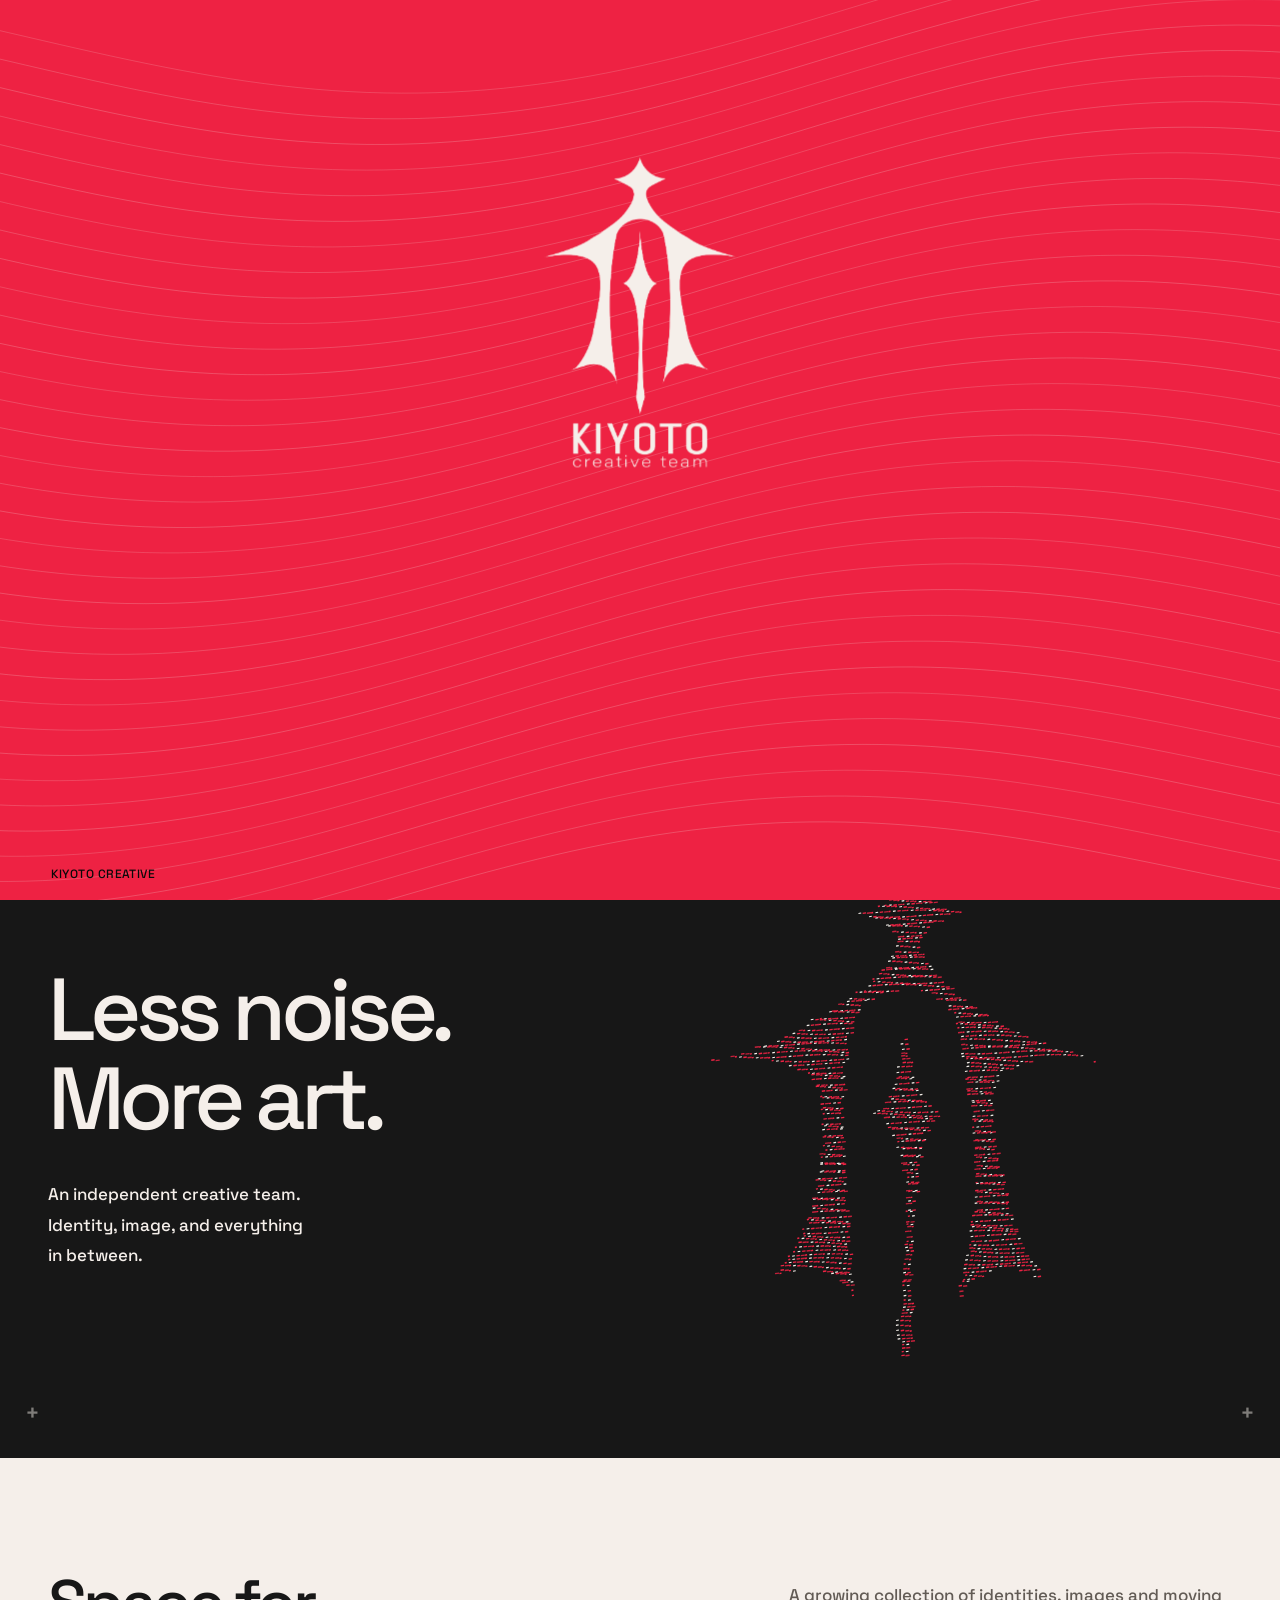
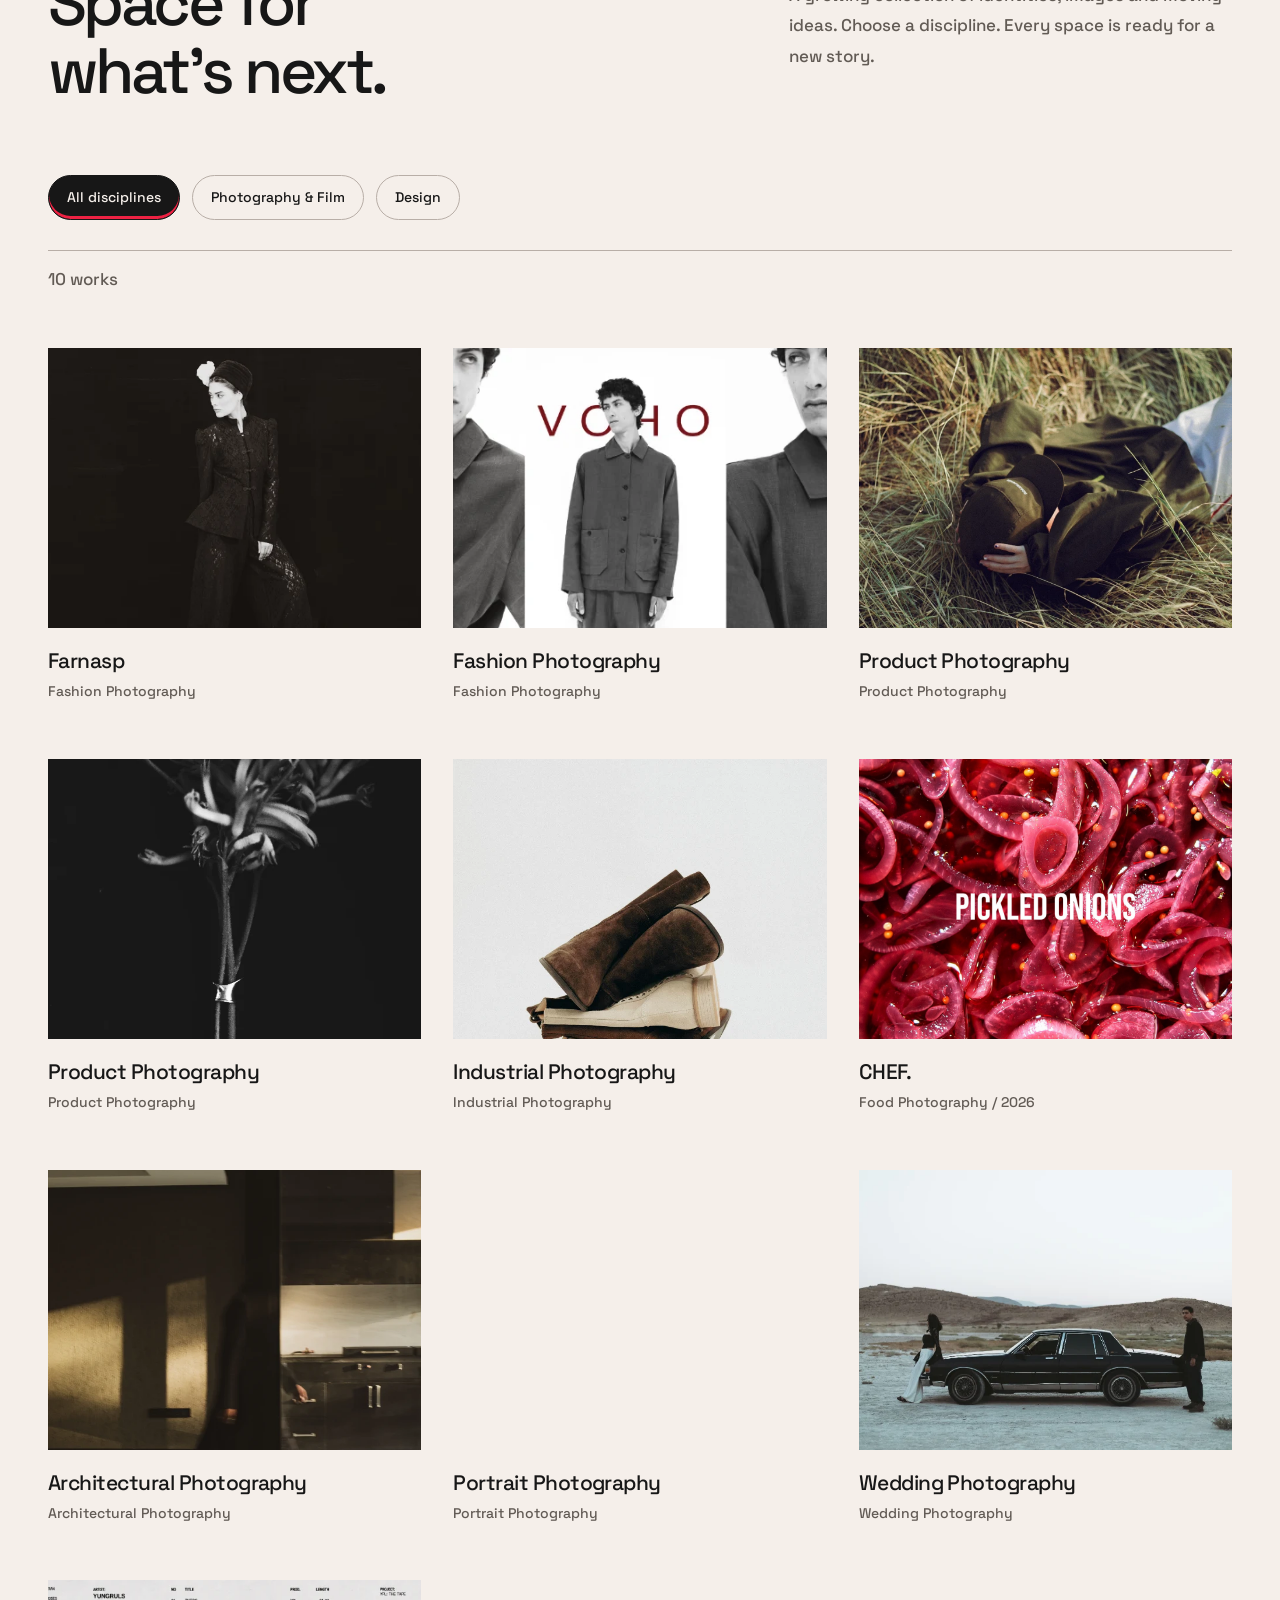
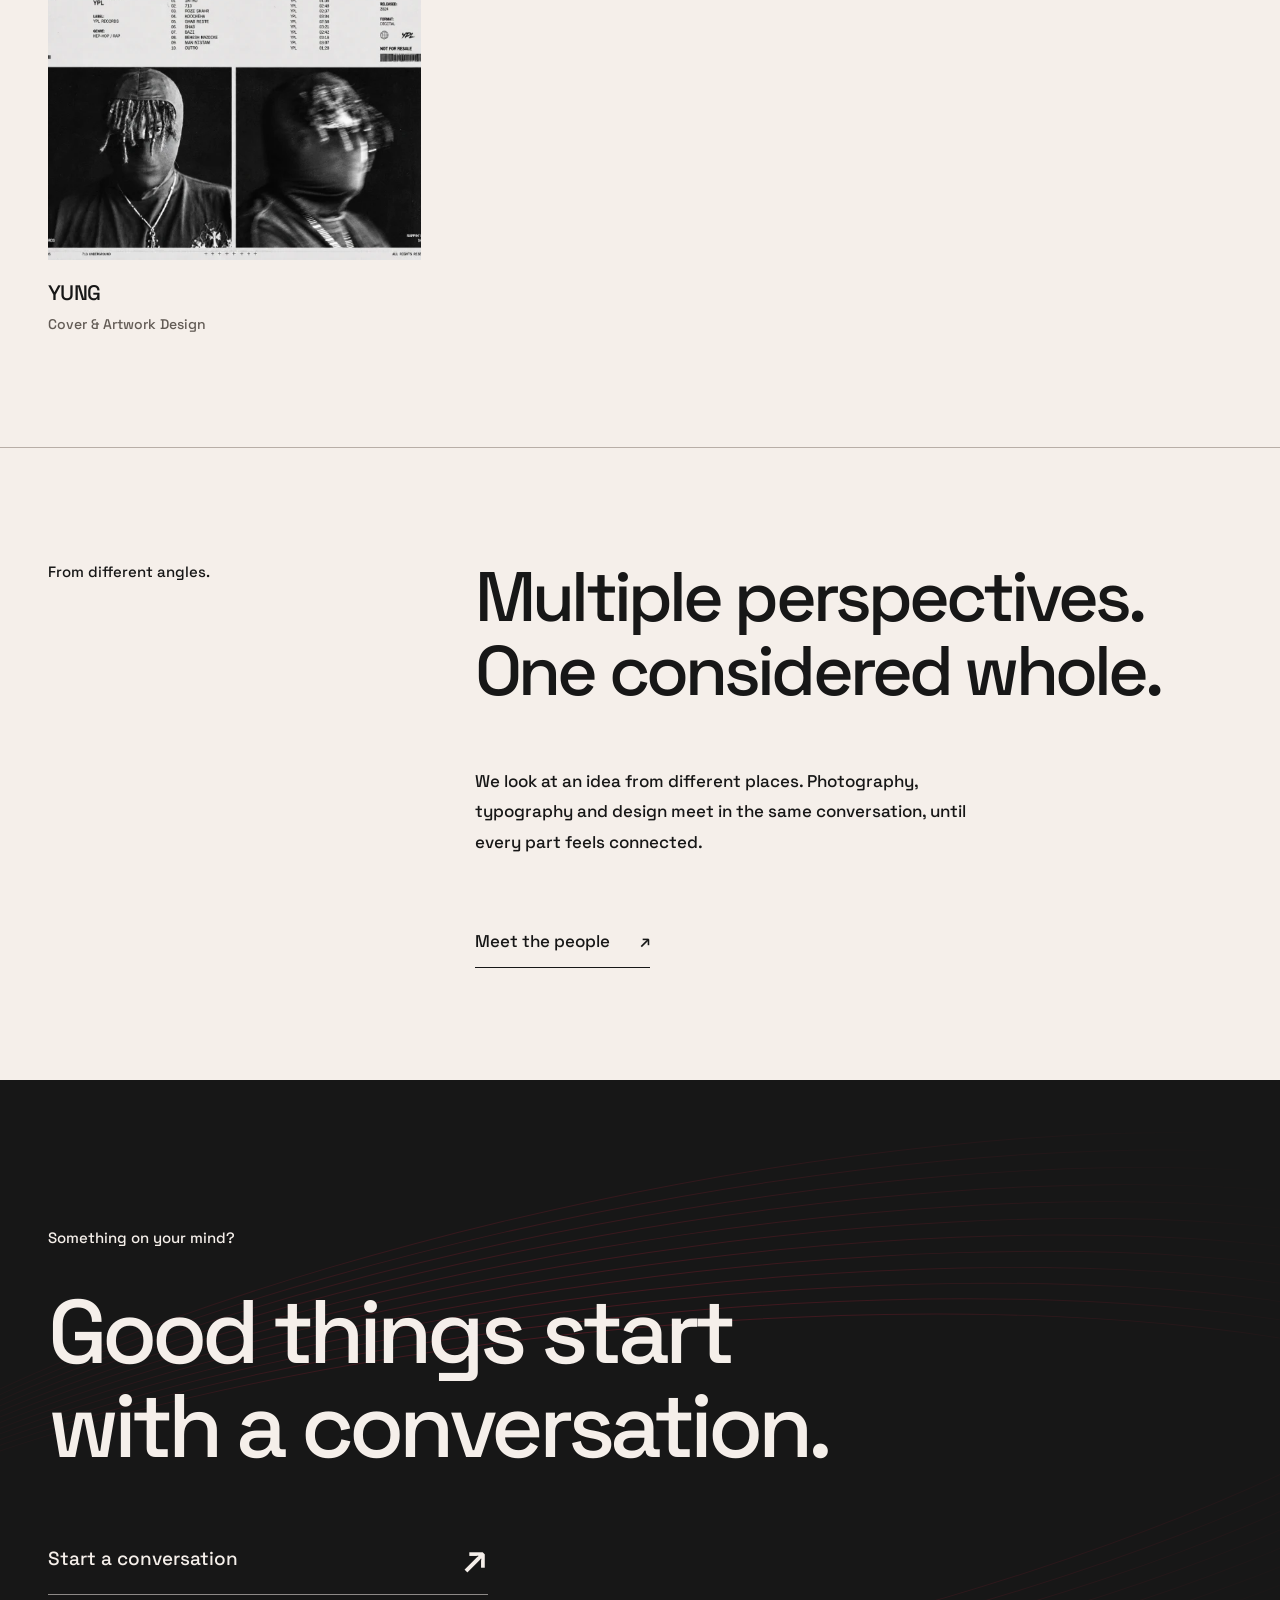
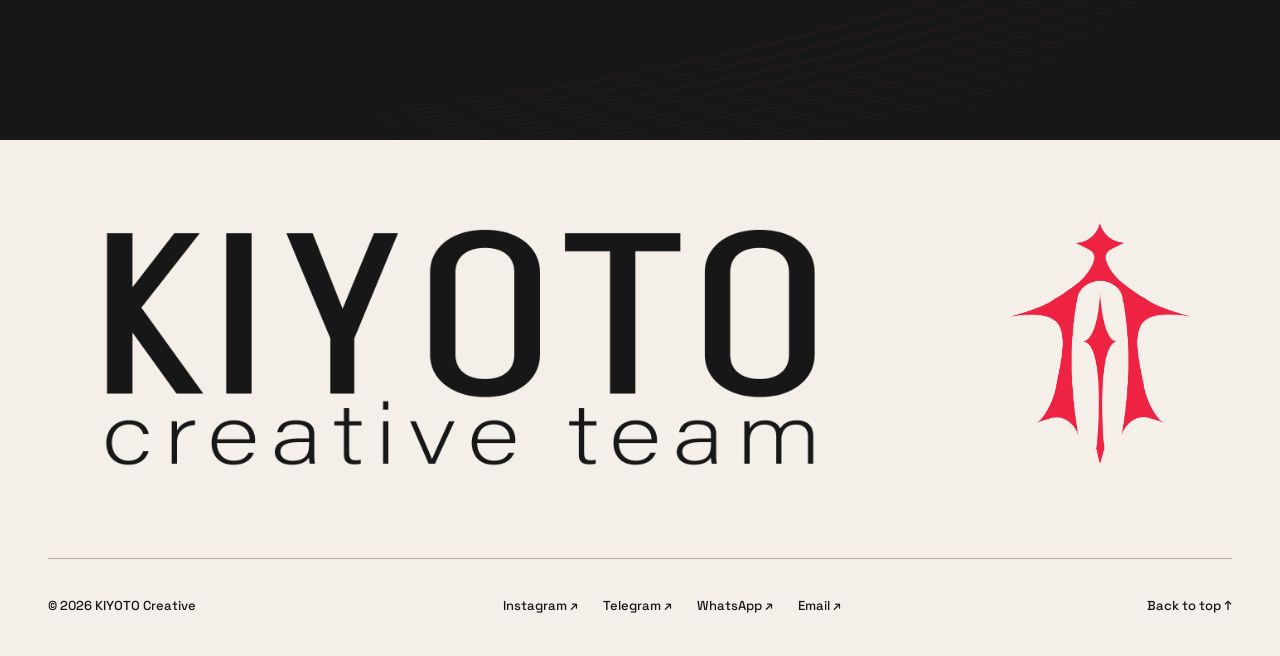
<file: index.html>
<!doctype html>
<html lang="en" dir="ltr"><head><meta charset="utf-8"><meta name="viewport" content="width=device-width,initial-scale=1"><meta name="theme-color" content="#F5EFEA"><title>KIYOTO Creative Team</title><link rel="preload" href="assets/space-grotesk.ttf" as="font" type="font/ttf" crossorigin><link rel="stylesheet" href="assets/brand-masks.css?v=ea6741396519"><link rel="stylesheet" href="styles.css?v=6e21a27ca6cb"><script src="vendor/gsap.min.js?v=3d1bea374ab1" defer></script><script src="vendor/ScrollTrigger.min.js?v=b5bb360661f4" defer></script><script src="vendor/Flip.min.js?v=6e9434933eb2" defer></script><script src="assets/logo-points.js?v=62cf84e89394" defer></script><script src="content.js?v=c83c86eb7b8a" defer></script><link rel="stylesheet" href="editor-runtime.css?v=fc6ba5ceea75"><script src="editor-data.js?v=737ee76d7b07" defer></script><script src="editor-runtime.js?v=1d9a0e1e2d4f" defer></script><script src="motion.js?v=6d7c96d9c8c3" defer></script><script src="app.js?v=ac269e6e8795" defer></script><meta name="description" content="An independent creative team. Photography, film, brand identity and design."><link rel="canonical" href="https://kiyotoadv.github.io/"><link rel="icon" href="assets/site-favicon.png"><link rel="apple-touch-icon" href="assets/apple-touch-icon.png"><meta property="og:type" content="website"><meta property="og:title" content="KIYOTO Creative Team"><meta property="og:description" content="An independent creative team. Photography, film, brand identity and design."><meta property="og:url" content="https://kiyotoadv.github.io/"><meta property="og:image" content="https://kiyotoadv.github.io/assets/social-preview.png"><meta name="twitter:card" content="summary_large_image"><meta name="twitter:title" content="KIYOTO Creative Team"><meta name="twitter:description" content="An independent creative team. Photography, film, brand identity and design."><meta name="twitter:image" content="https://kiyotoadv.github.io/assets/social-preview.png"></head><body data-page="work"><div id="app"></div><noscript>KIYOTO — Please enable JavaScript. لطفاً جاوااسکریپت را فعال کنید.</noscript></body></html>
</file>
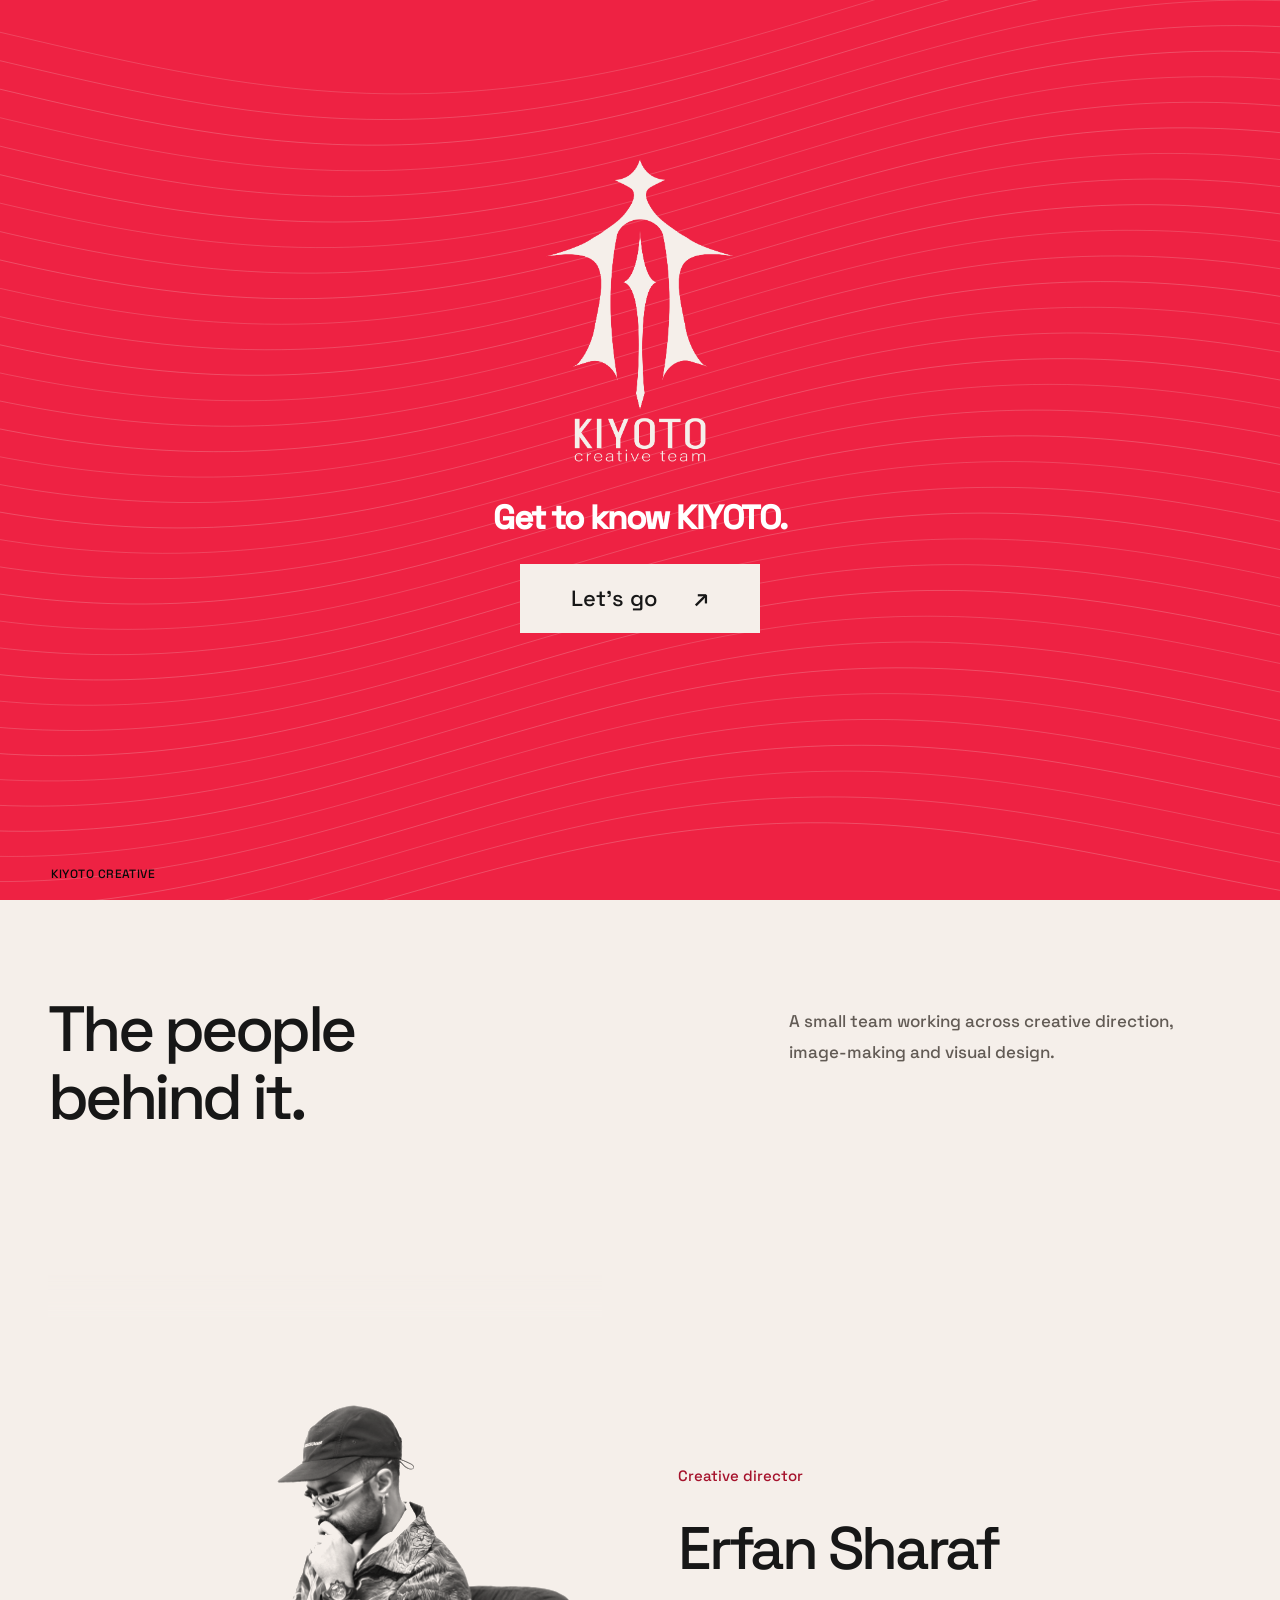
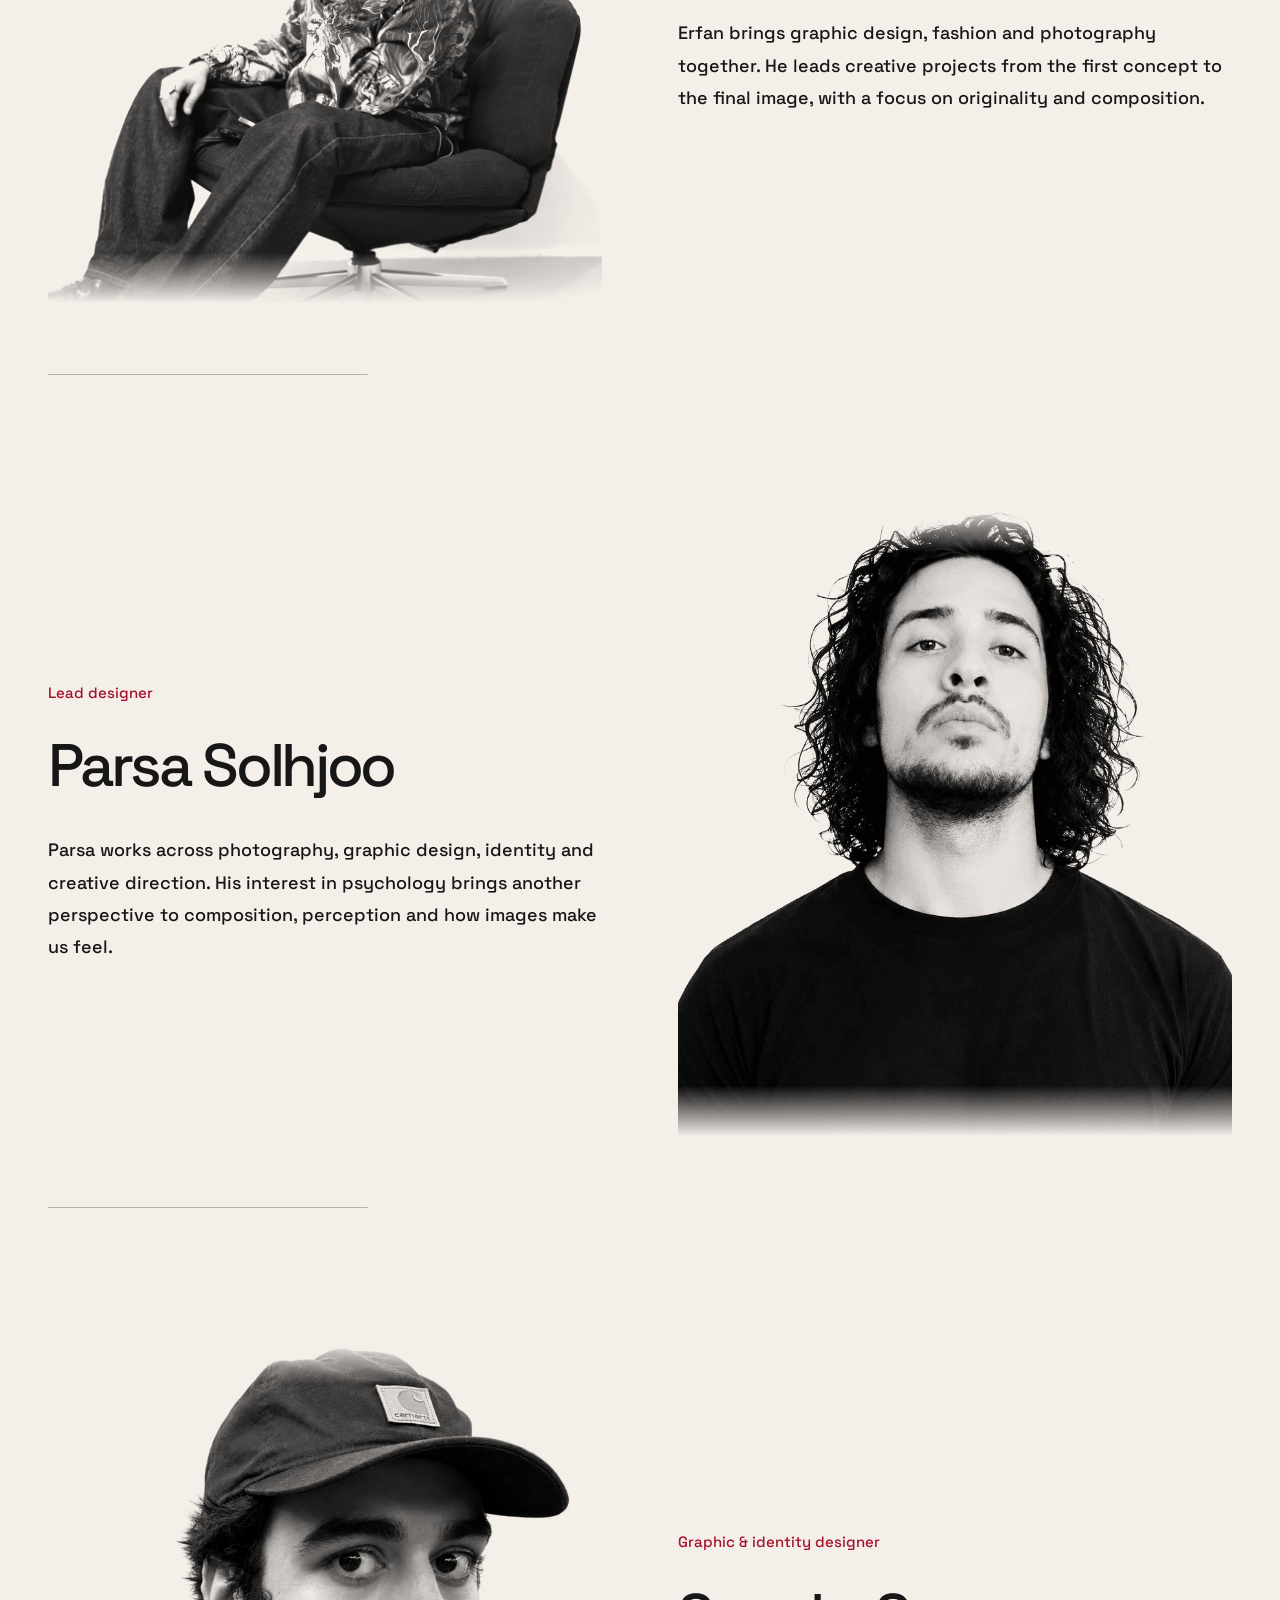
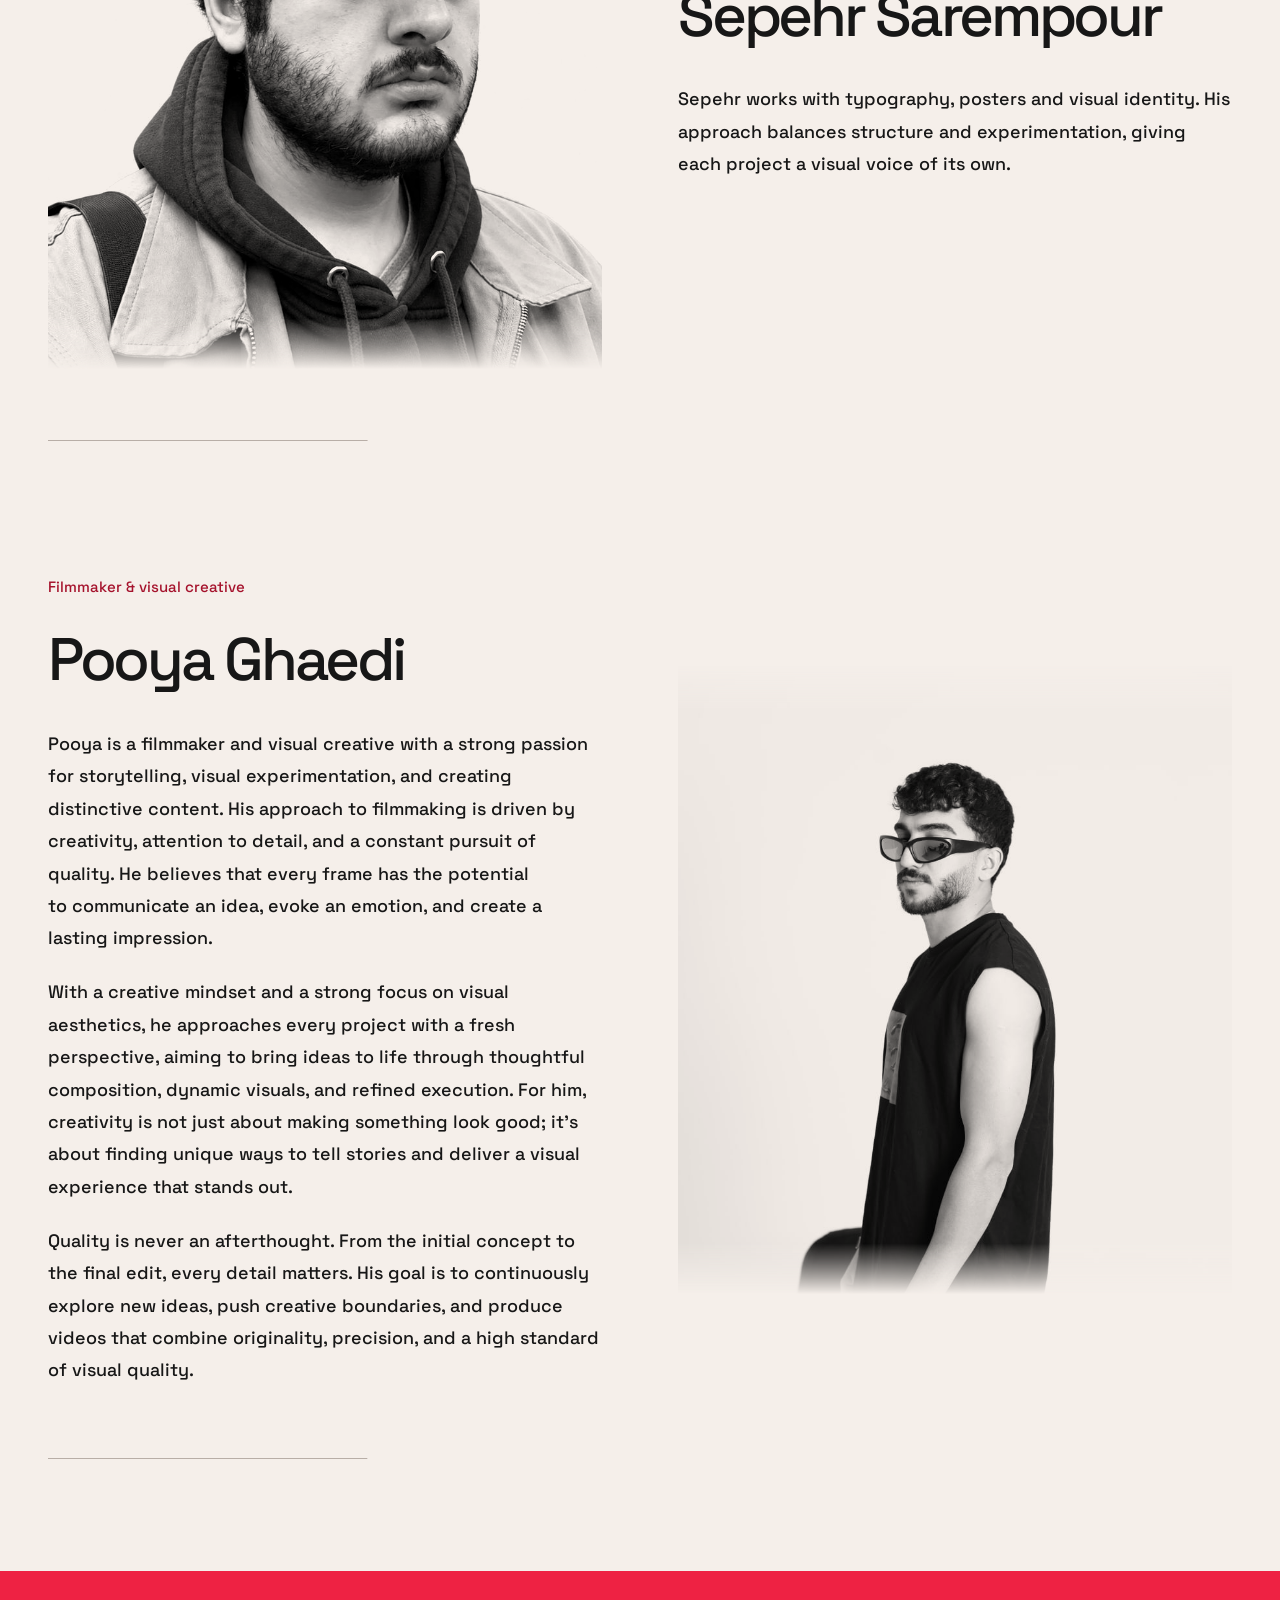
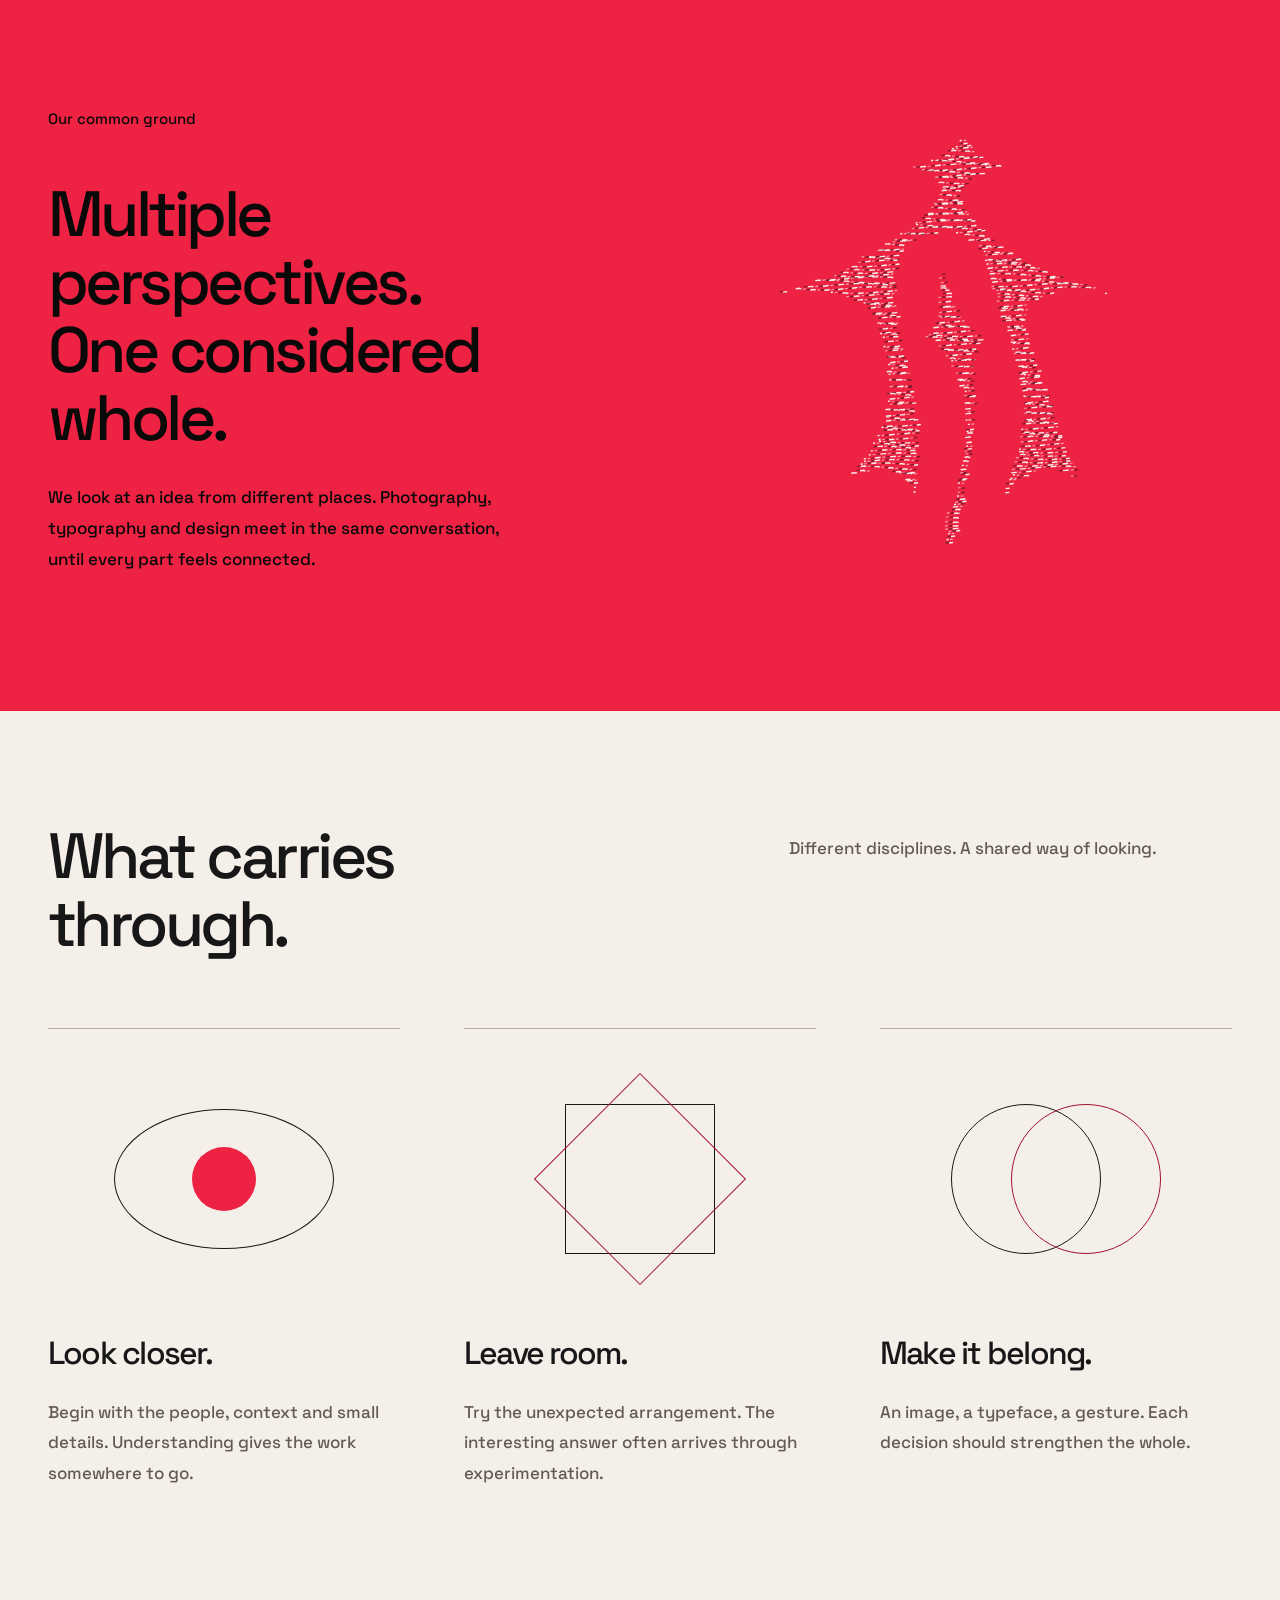
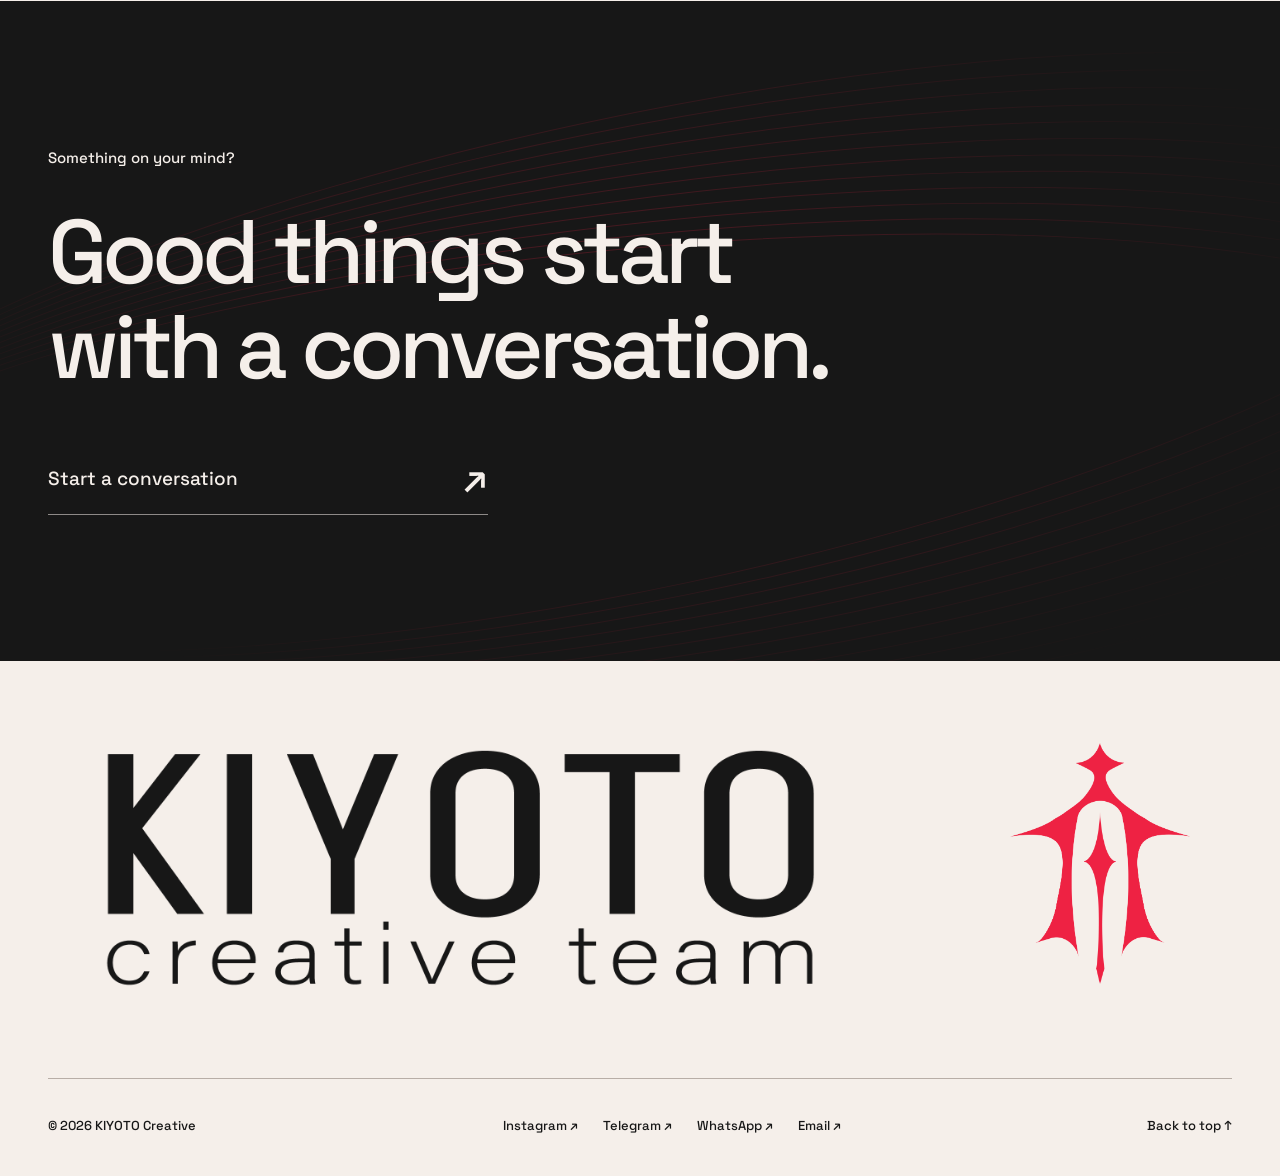
<file: about.html>
<!doctype html>
<html lang="en" dir="ltr"><head><meta charset="utf-8"><meta name="viewport" content="width=device-width,initial-scale=1"><meta name="theme-color" content="#F5EFEA"><title>KIYOTO Creative Team</title><link rel="preload" href="assets/space-grotesk.ttf" as="font" type="font/ttf" crossorigin><link rel="stylesheet" href="assets/brand-masks.css?v=ea6741396519"><link rel="stylesheet" href="styles.css?v=6e21a27ca6cb"><script src="vendor/gsap.min.js?v=3d1bea374ab1" defer></script><script src="vendor/ScrollTrigger.min.js?v=b5bb360661f4" defer></script><script src="vendor/Flip.min.js?v=6e9434933eb2" defer></script><script src="assets/logo-points.js?v=62cf84e89394" defer></script><script src="content.js?v=c83c86eb7b8a" defer></script><link rel="stylesheet" href="editor-runtime.css?v=fc6ba5ceea75"><script src="editor-data.js?v=737ee76d7b07" defer></script><script src="editor-runtime.js?v=1d9a0e1e2d4f" defer></script><script src="motion.js?v=6d7c96d9c8c3" defer></script><script src="app.js?v=ac269e6e8795" defer></script><meta name="description" content="An independent creative team. Photography, film, brand identity and design."><link rel="canonical" href="https://kiyotoadv.github.io/about.html"><link rel="icon" href="assets/site-favicon.png"><link rel="apple-touch-icon" href="assets/apple-touch-icon.png"><meta property="og:type" content="website"><meta property="og:title" content="KIYOTO Creative Team"><meta property="og:description" content="An independent creative team. Photography, film, brand identity and design."><meta property="og:url" content="https://kiyotoadv.github.io/about.html"><meta property="og:image" content="https://kiyotoadv.github.io/assets/social-preview.png"><meta name="twitter:card" content="summary_large_image"><meta name="twitter:title" content="KIYOTO Creative Team"><meta name="twitter:description" content="An independent creative team. Photography, film, brand identity and design."><meta name="twitter:image" content="https://kiyotoadv.github.io/assets/social-preview.png"></head><body data-page="about"><div id="app"></div><noscript>KIYOTO — Please enable JavaScript. لطفاً جاوااسکریپت را فعال کنید.</noscript></body></html>
</file>
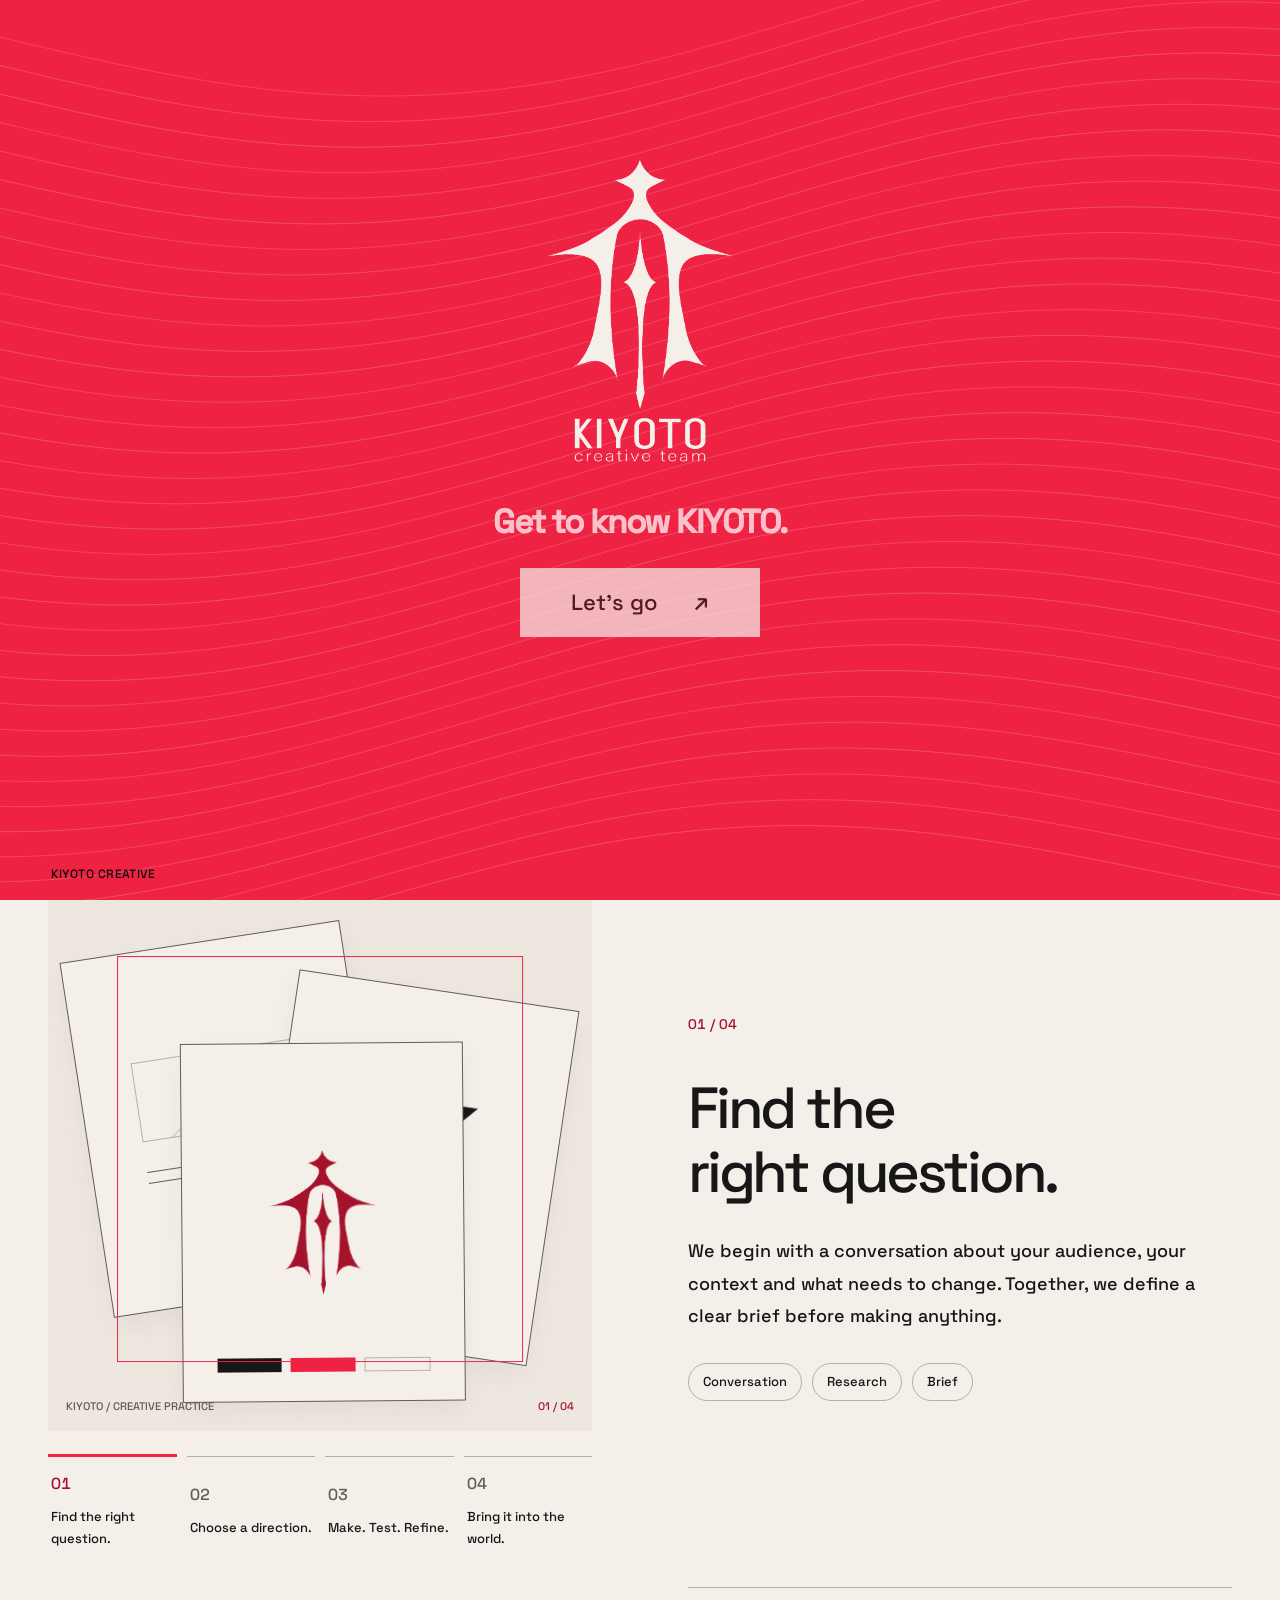
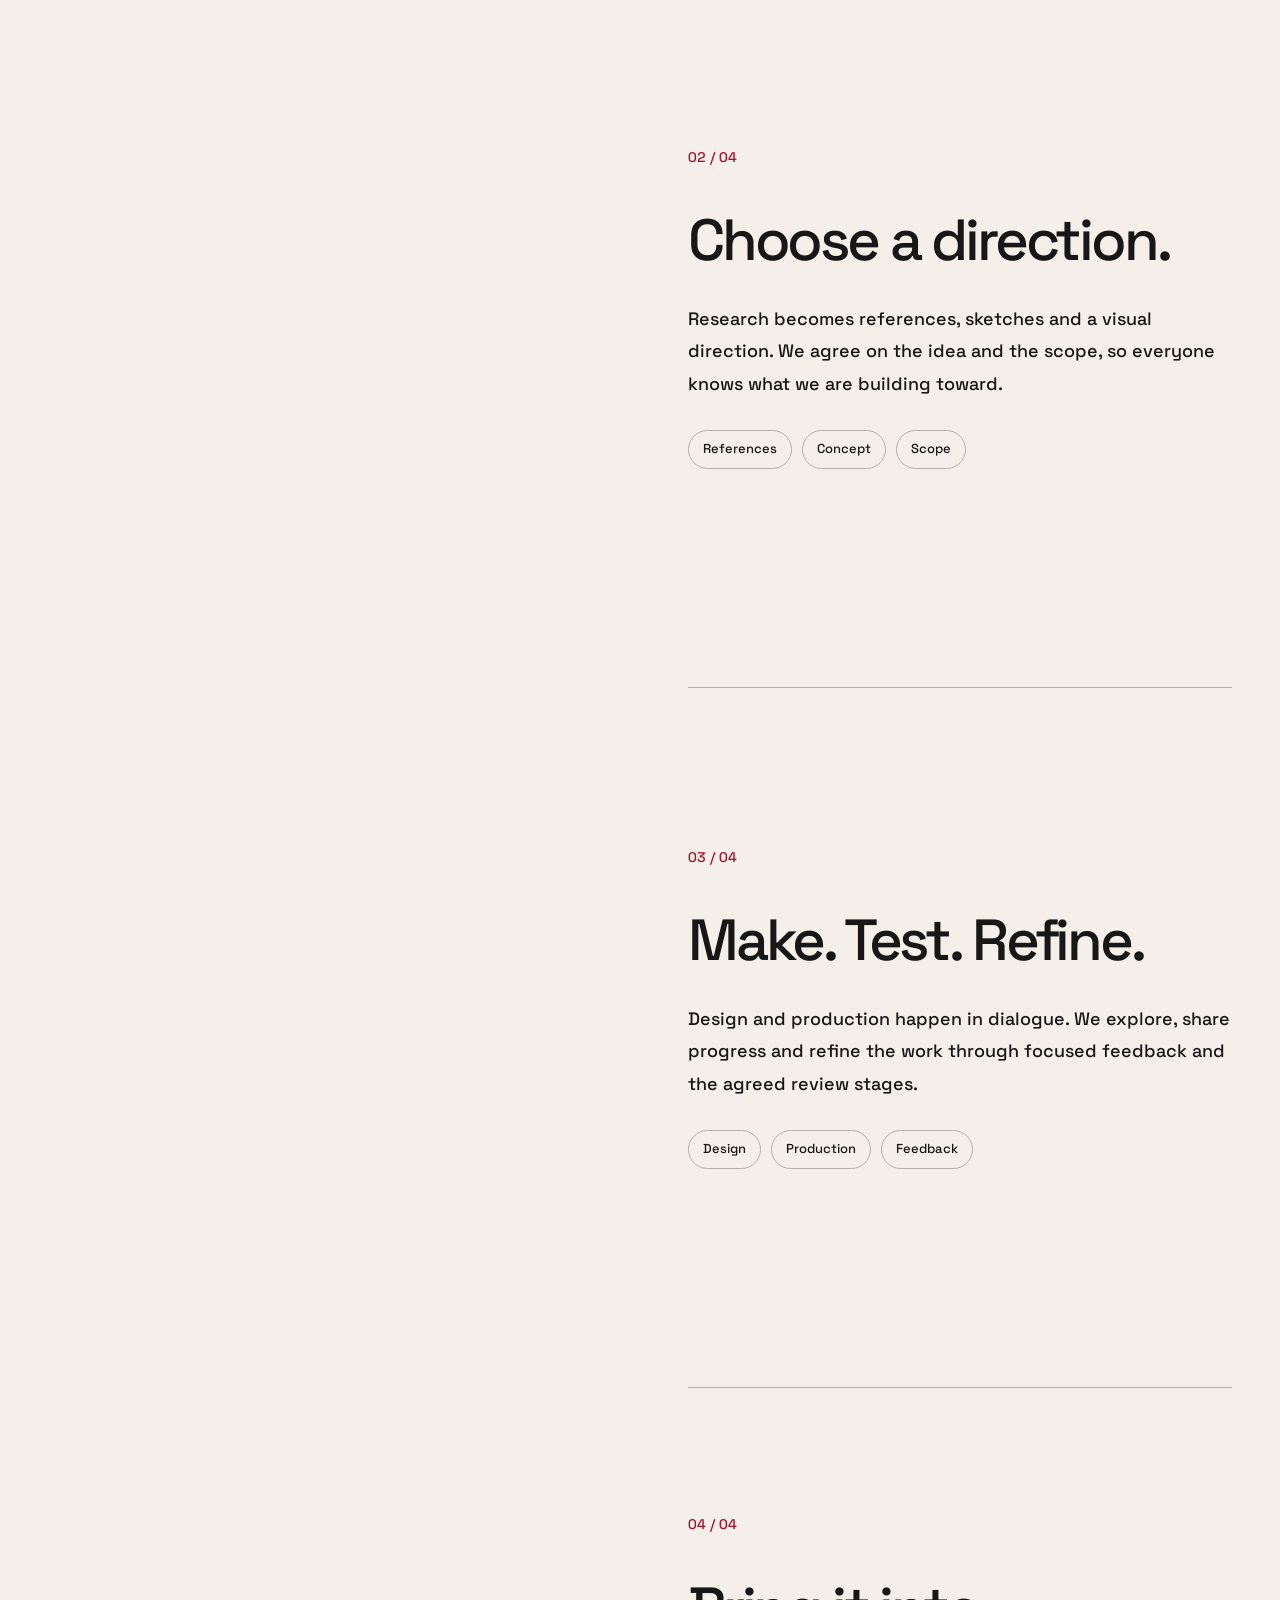
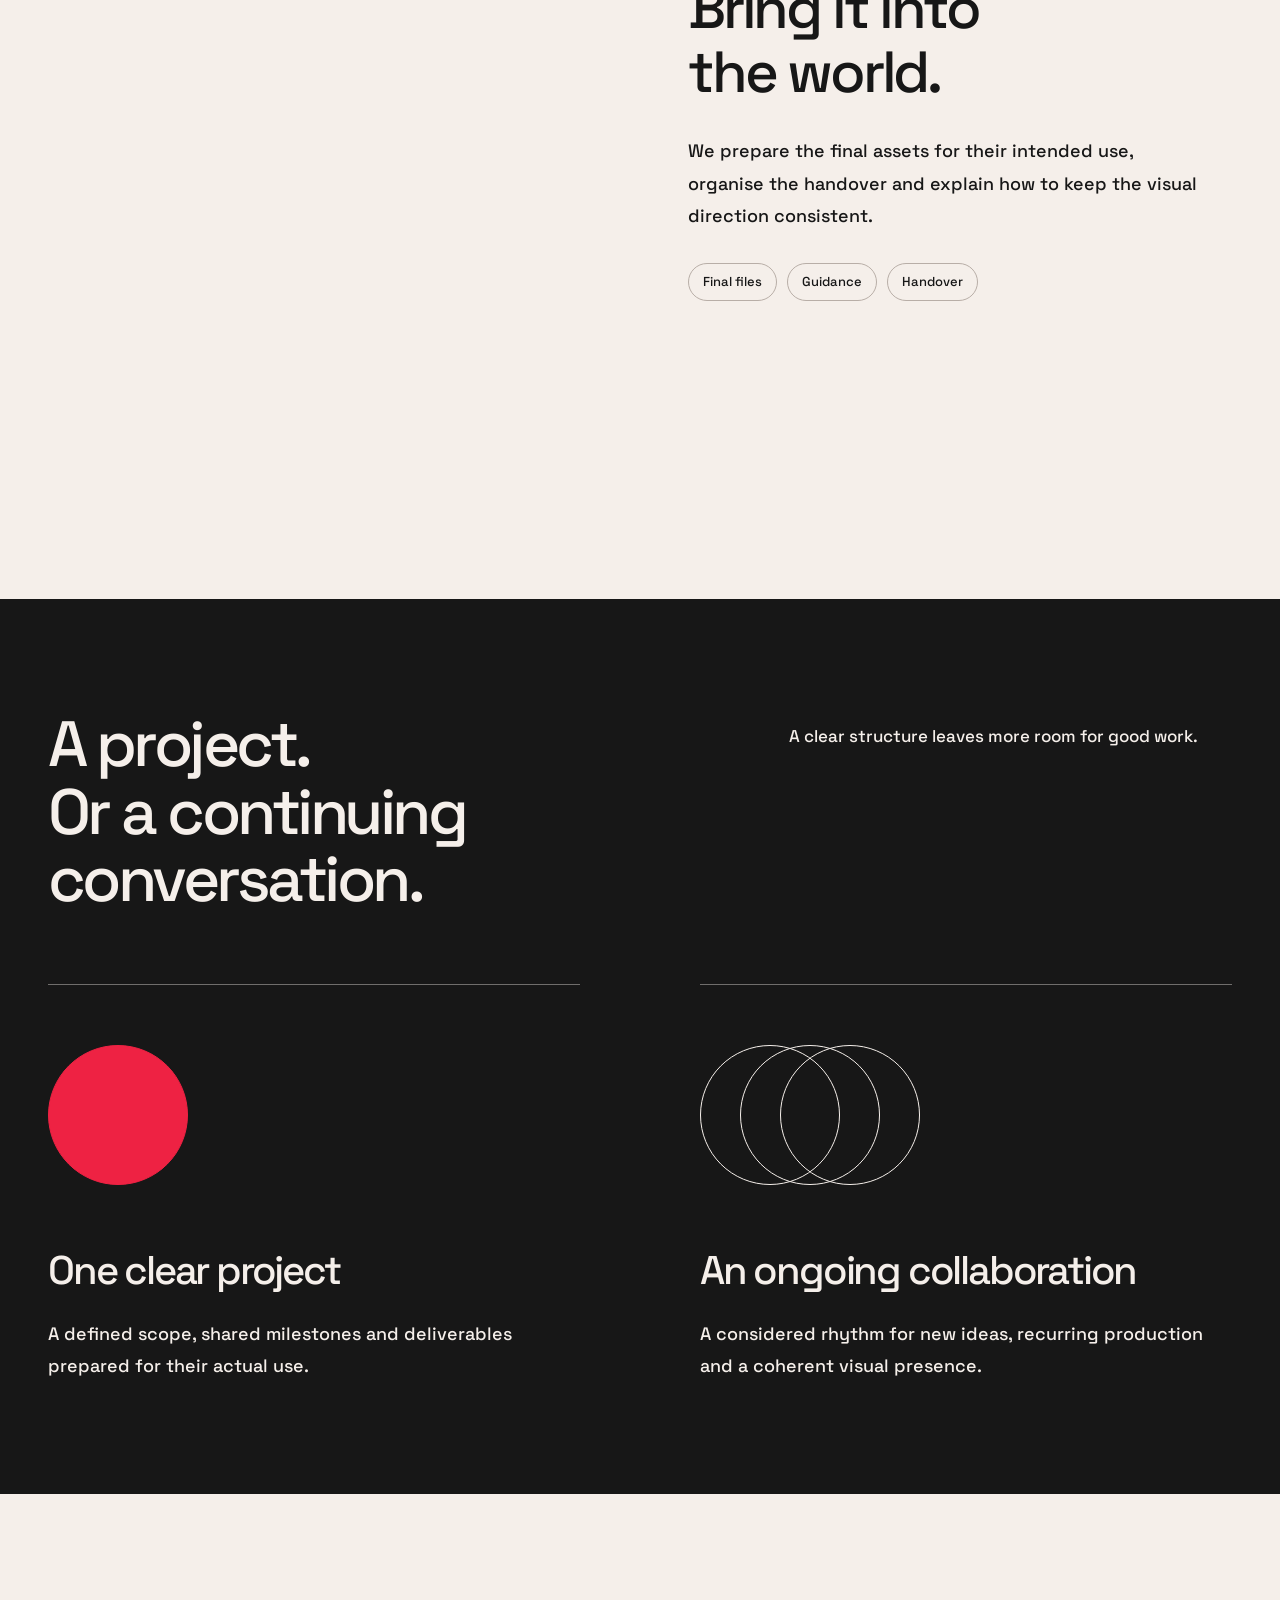
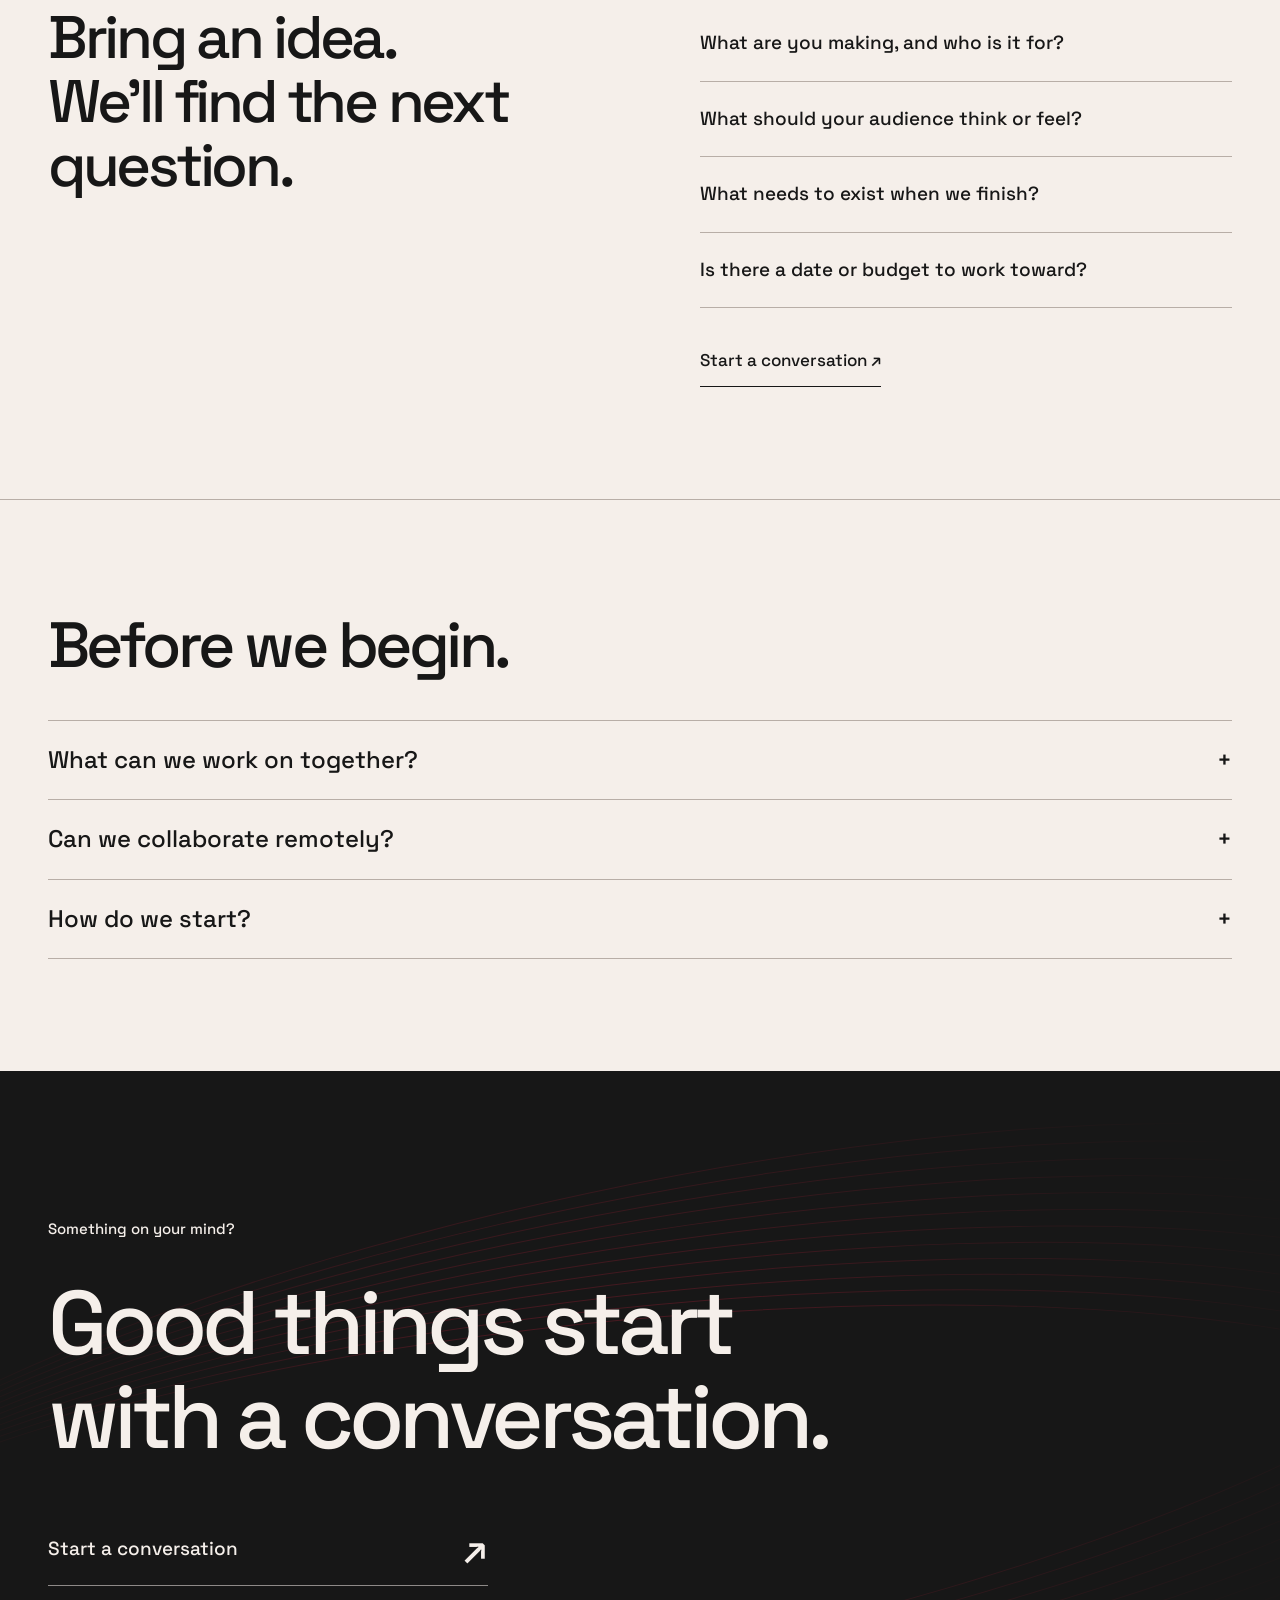
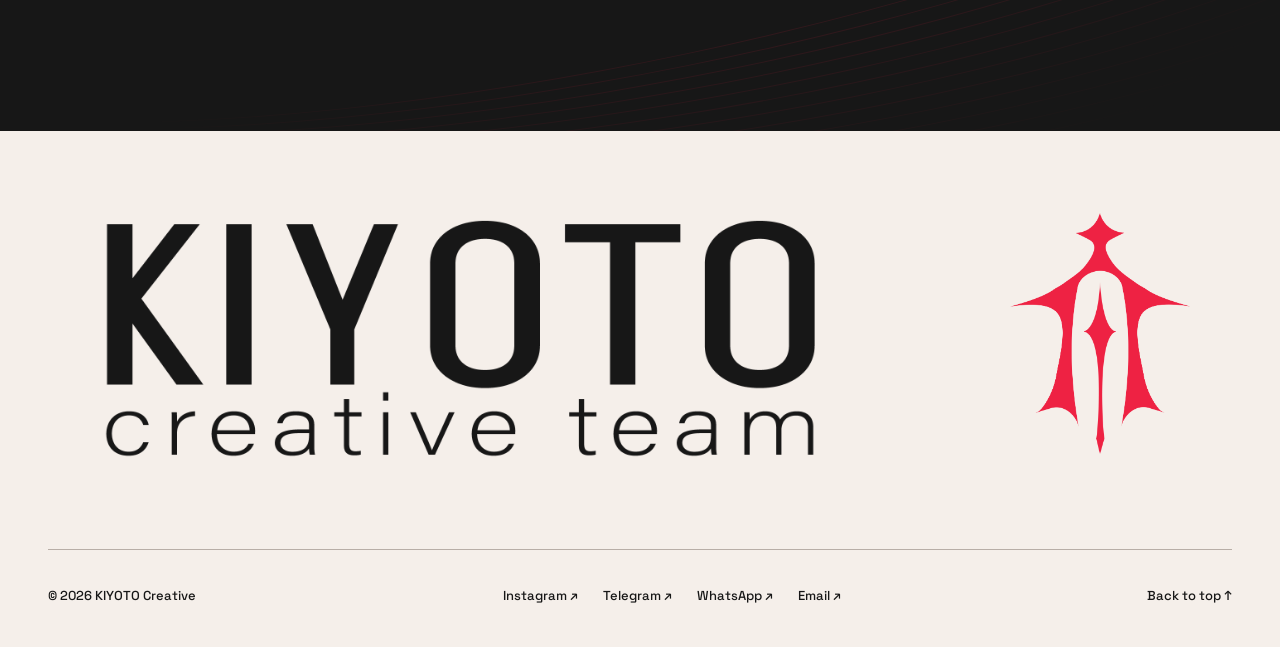
<file: process.html>
<!doctype html>
<html lang="en" dir="ltr"><head><meta charset="utf-8"><meta name="viewport" content="width=device-width,initial-scale=1"><meta name="theme-color" content="#F5EFEA"><title>KIYOTO Creative Team</title><link rel="preload" href="assets/space-grotesk.ttf" as="font" type="font/ttf" crossorigin><link rel="stylesheet" href="assets/brand-masks.css?v=ea6741396519"><link rel="stylesheet" href="styles.css?v=6e21a27ca6cb"><script src="vendor/gsap.min.js?v=3d1bea374ab1" defer></script><script src="vendor/ScrollTrigger.min.js?v=b5bb360661f4" defer></script><script src="vendor/Flip.min.js?v=6e9434933eb2" defer></script><script src="assets/logo-points.js?v=62cf84e89394" defer></script><script src="content.js?v=c83c86eb7b8a" defer></script><link rel="stylesheet" href="editor-runtime.css?v=fc6ba5ceea75"><script src="editor-data.js?v=737ee76d7b07" defer></script><script src="editor-runtime.js?v=1d9a0e1e2d4f" defer></script><script src="motion.js?v=6d7c96d9c8c3" defer></script><script src="app.js?v=ac269e6e8795" defer></script><meta name="description" content="An independent creative team. Photography, film, brand identity and design."><link rel="canonical" href="https://kiyotoadv.github.io/process.html"><link rel="icon" href="assets/site-favicon.png"><link rel="apple-touch-icon" href="assets/apple-touch-icon.png"><meta property="og:type" content="website"><meta property="og:title" content="KIYOTO Creative Team"><meta property="og:description" content="An independent creative team. Photography, film, brand identity and design."><meta property="og:url" content="https://kiyotoadv.github.io/process.html"><meta property="og:image" content="https://kiyotoadv.github.io/assets/social-preview.png"><meta name="twitter:card" content="summary_large_image"><meta name="twitter:title" content="KIYOTO Creative Team"><meta name="twitter:description" content="An independent creative team. Photography, film, brand identity and design."><meta name="twitter:image" content="https://kiyotoadv.github.io/assets/social-preview.png"></head><body data-page="process"><div id="app"></div><noscript>KIYOTO — Please enable JavaScript. لطفاً جاوااسکریپت را فعال کنید.</noscript></body></html>
</file>
<file: assets/brand-masks.css>
:root{--symbol-mask:url("[data-uri]");--full-mask:url("[data-uri]")}
</file>
<file: styles.css>
@font-face{font-family:Space;src:url('assets/space-grotesk.ttf') format('truetype');font-weight:400;font-display:swap}
@font-face{font-family:Persian;src:url('assets/NotoSansArabic-Regular.ttf') format('truetype');font-weight:400;font-display:swap}
:root{--paper:#F5EFEA;--ink:#171717;--pink:#EE2243;--wine:#A5122C;--muted:#625B55;--rule:#b8aea7;--gutter:4vw;--ease:cubic-bezier(.22,.8,.18,1);color-scheme:light}
*{box-sizing:border-box}html{scroll-behavior:smooth;background:var(--paper);scroll-padding-top:32px}body{margin:0;background:var(--paper);color:var(--ink);font:400 17px/1.6 Space,Arial,sans-serif;-webkit-font-smoothing:antialiased;-webkit-tap-highlight-color:#ee224333}html[dir=rtl] body{font-family:Persian,Arial,sans-serif}a{color:inherit;text-decoration:none}button,select{font:inherit;color:inherit}button{cursor:pointer;border:0;border-radius:0;background:none}button,a,summary,select{touch-action:manipulation}button:focus-visible,a:focus-visible,summary:focus-visible,select:focus-visible,canvas:focus-visible{outline:3px solid var(--wine);outline-offset:5px}button[disabled]{cursor:default}h1,h2,h3,p,figure{margin:0}h1,h2,h3{font-weight:400;line-height:1.06;letter-spacing:-.055em}p{max-width:58ch;line-height:1.8;text-wrap:pretty}html[dir=rtl] h1,html[dir=rtl] h2,html[dir=rtl] h3{letter-spacing:0;line-height:1.65}html[dir=rtl] p{line-height:2}img{display:block;width:100%;height:100%;object-fit:cover}i{font-style:normal}[hidden]{display:none!important}.section{padding:120px var(--gutter)}.small-label{display:block;font-size:15px;line-height:1.6}.text-link{display:inline-flex;min-height:44px;gap:30px;align-items:center;border-bottom:1px solid var(--ink);padding-bottom:8px;margin-top:35px}.text-link:hover{color:var(--wine);border-color:var(--pink)}#main:focus{outline:none}.skip{position:fixed;inset-block-start:12px;inset-inline-start:12px;z-index:100;padding:12px 24px;background:var(--ink);color:var(--paper);transform:translateY(-180%)}.skip:focus{transform:none}.symbol{display:inline-block;width:25px;height:38px;background:currentColor;mask:var(--symbol-mask) center/contain no-repeat;-webkit-mask:var(--symbol-mask) center/contain no-repeat}
header{min-height:90px;display:grid;grid-template-columns:1fr auto 1fr;gap:40px;align-items:center;padding:20px var(--gutter);position:relative;z-index:5;border-bottom:1px solid var(--rule)}.brand{display:inline-flex;align-items:center;gap:12px;width:fit-content;font:500 31px/1 Space,Arial,sans-serif;letter-spacing:-1.5px}.brand .symbol{height:30px;width:19px}nav{display:flex;gap:38px}nav a{display:flex;align-items:center;min-height:44px;font-size:15px;position:relative;white-space:nowrap}nav a:after{content:'';position:absolute;bottom:0;left:0;right:0;height:2px;background:var(--pink);transform:scaleX(0);transition:transform .3s var(--ease)}nav a:hover:after,nav a[aria-current=page]:after{transform:scaleX(1)}.tools{justify-self:end;display:flex;align-items:center;gap:20px;direction:ltr}.tools button{min-height:44px;padding:0;font:500 13px/1 Space,sans-serif;white-space:nowrap}.tools .pause{border:1px solid var(--rule);width:42px;height:42px;border-radius:50%;font-size:17px}.tools .pause:hover{background:var(--ink);color:var(--paper)}
.masthead{padding:38px var(--gutter) 28px;overflow:hidden}.masthead-note,.masthead-foot{display:flex;justify-content:space-between;align-items:center;font-size:14px;gap:30px}.masthead-note{color:var(--muted)}.masthead-note span:last-child{text-align:end}.giant-word{font:500 26.2vw/.86 Space,Arial,sans-serif;letter-spacing:-.092em;white-space:nowrap;padding:20px .5vw 42px 0;margin-inline:-1vw;display:flex;justify-content:center;color:var(--ink)}html[dir=rtl] .giant-word{font-family:Space,Arial,sans-serif;line-height:.86;letter-spacing:-.092em}.giant-word>span{display:inline-block}.masthead-foot{padding-top:15px}.masthead-foot>a{min-height:44px;display:flex;align-items:center;gap:30px}.masthead-foot i{font-size:24px}.signal-plate{min-height:650px;background:var(--ink);color:var(--paper);position:relative;display:grid;grid-template-columns:1fr 1fr;align-items:center;isolation:isolate;overflow:hidden}.plate-copy{padding:80px 6vw;position:relative;z-index:2;pointer-events:none}.plate-copy h2{font-size:clamp(65px,8vw,130px);line-height:1.02;letter-spacing:-.065em}.plate-copy p{font-size:17px;margin-top:35px;max-width:28ch}.plate-copy p>span{display:block}html[dir=rtl] .plate-copy h2{font-size:clamp(50px,5.7vw,94px);line-height:1.75;letter-spacing:0}.signal-canvas{display:block;width:100%;height:100%;touch-action:pan-y;cursor:crosshair;outline-offset:-12px}.signal-plate>.signal-canvas{position:absolute;inset-block:0;inset-inline-end:0;width:56%;z-index:1}.signal-plate canvas:focus-visible{outline-color:var(--paper)}.plate-registration{position:absolute;inset:25px;display:flex;justify-content:space-between;align-items:end;pointer-events:none;color:#f5efea77;font-size:24px;z-index:3}
.section-intro{display:grid;grid-template-columns:1.25fr .75fr;gap:12vw;align-items:start;margin-bottom:70px}.section-intro h2{font-size:clamp(42px,5.7vw,86px);max-width:14ch;text-wrap:balance}.section-intro h2>span{display:block}.section-intro p{font-size:17px;color:var(--muted);padding-top:10px}.collection-controls{margin-bottom:55px}.group-tabs{display:flex;gap:12px;flex-wrap:wrap;padding-bottom:30px;border-bottom:1px solid var(--rule)}.group-tabs button{min-height:44px;padding:10px 18px;border:1px solid var(--rule);border-radius:30px;font-size:14px;transition:background .2s,color .2s,border-color .2s}.group-tabs button.active,.group-tabs button:hover{background:var(--ink);color:var(--paper);border-color:var(--ink)}.group-tabs button.active{box-shadow:inset 0 -3px var(--pink)}.specialism{display:flex;align-items:center;gap:25px;flex-wrap:wrap;padding-top:25px;font-size:14px}.specialism label{color:var(--muted)}.specialism select{background:var(--paper);border:0;border-bottom:1px solid var(--muted);border-radius:0;min-height:44px;min-width:240px;max-width:100%;font-size:16px}.result-count{margin-inline-start:auto;color:var(--muted)}.contact-sheet{display:grid;grid-template-columns:repeat(3,minmax(0,1fr));gap:55px 28px}.work-space{min-width:0}.empty-frame{position:relative;aspect-ratio:1.18;background:#eee7e0;border:1px solid #bcb1a7;display:grid;place-items:center;overflow:hidden}.work-space:nth-child(4n+2) .empty-frame{background:#e7dfd7}.work-space:nth-child(4n+3) .empty-frame{background:#f5efea}.frame-cross{font-size:40px;line-height:1;color:#8d8178;opacity:.5;font-weight:300;transition:transform .4s var(--ease),color .3s}.work-space:hover .frame-cross{transform:rotate(90deg);color:var(--wine)}.frame-label{position:absolute;bottom:18px;inset-inline:18px;font-size:14px;color:var(--muted);text-align:center}.frame-number{position:absolute;top:15px;inset-inline-start:18px;font-size:14px;color:var(--muted);font-variant-numeric:tabular-nums}.corner{position:absolute;width:14px;height:14px;border-color:#8d8178;border-style:solid}.corner.a{inset:14px auto auto 14px;border-width:1px 0 0 1px}.corner.b{inset:auto 14px 14px auto;border-width:0 1px 1px 0}.work-caption{padding-top:18px}.work-caption h3{font-size:21px;line-height:1.4;letter-spacing:-.025em}.work-caption>span{display:block;font-size:14px;color:var(--muted);margin-top:5px}.empty-message{padding:70px 0}.studio-note{display:grid;grid-template-columns:1fr 2fr;gap:40px 8vw;border-top:1px solid var(--rule)}.studio-note h2{font-size:clamp(45px,6.5vw,100px);grid-column:2;grid-row:1 / span 2}.studio-note h2>span{display:block}.studio-note p{grid-column:2;max-width:45ch;margin-top:25px}.studio-note .text-link{grid-column:2;justify-self:start}
.editorial-hero{position:relative;overflow:hidden;padding-top:70px;padding-bottom:95px}.editorial-hero h1{font-size:clamp(70px,9.5vw,150px);max-width:15ch;margin-top:55px}.editorial-hero h1>span{display:block}.hero-summary{display:flex;justify-content:space-between;align-items:start;gap:60px;margin-top:65px}.hero-summary>span{font-size:15px;max-width:30ch}.hero-summary>p{max-width:40ch}.hero-summary .text-link{margin-top:0}.registration-lines{height:70px;display:flex;align-items:center;gap:15px;margin-top:70px;direction:ltr}.registration-lines i{display:block;height:1px;background:var(--ink);width:33.33%;transform-origin:left}.registration-lines i:nth-child(2){height:4px;background:var(--pink)}.people{padding-top:75px;border-top:1px solid var(--rule)}.person{display:grid;grid-template-columns:1.1fr 1fr;gap:9vw;align-items:center;padding:75px 0;position:relative}.person:not(:last-child){margin-bottom:60px}.person figure{aspect-ratio:.92;overflow:hidden;background:var(--paper);mask-image:linear-gradient(transparent,#000 7%,#000 92%,transparent);-webkit-mask-image:linear-gradient(transparent,#000 7%,#000 92%,transparent)}.person img{filter:grayscale(1) brightness(1.18) contrast(1.03);mix-blend-mode:multiply;object-position:center 30%}.person:nth-child(3) img{filter:grayscale(1) brightness(1.02) contrast(1.02)}.person:nth-child(odd) figure{order:2}.person:nth-child(odd) .person-copy{order:1}.person-copy{min-width:0}.person h3{font-size:clamp(42px,5.8vw,90px);margin:28px 0 35px;line-height:1.08}.person p{font-size:18px;max-width:42ch}.role{font-size:15px;color:var(--wine)}.person-rule{position:absolute;bottom:0;inset-inline:0;height:1px;background:var(--rule);transform-origin:0 50%}.shared-field{background:var(--pink);display:grid;grid-template-columns:1fr 1fr;min-height:700px;align-items:center;padding:90px var(--gutter);gap:5vw;overflow:hidden}.shared-field h2{font-size:clamp(50px,6vw,95px);margin-top:50px}.shared-field h2>span{display:block}.shared-field p{margin-top:30px;max-width:42ch}.shared-field canvas{min-height:500px;aspect-ratio:1}.principle-grid{display:grid;grid-template-columns:repeat(3,minmax(0,1fr));gap:5vw}.principle-grid article{border-top:1px solid var(--rule);padding-top:45px}.principle-figure{position:relative;height:210px;width:100%;display:grid;place-items:center;margin-bottom:50px;direction:ltr;isolation:isolate}.principle-figure i{position:absolute;border:1px solid var(--ink);width:150px;height:150px}.principle-figure .eye{border-radius:50%;width:220px;height:140px}.principle-figure .pupil{width:64px;height:64px;border-radius:50%;background:var(--pink);border:0}.principle-figure .square.second{border-color:var(--wine);transform:rotate(45deg)}.principle-figure .circle{border-radius:50%;transform:translateX(-30px)}.principle-figure .circle.second{transform:translateX(30px);border-color:var(--wine)}.principle-grid h3{font-size:34px;margin-bottom:24px}.principle-grid p{font-size:17px;color:var(--muted)}
.practice-hero{border-bottom:1px solid var(--rule)}.practice-section{display:grid;grid-template-columns:1fr 1fr;gap:9vw}.proof-column{min-width:0}.proof-sticky{position:sticky;top:35px}.proof-board{aspect-ratio:1;position:relative;direction:ltr;overflow:hidden;isolation:isolate;background:#eee7e0}.proof-grid{position:absolute;inset:0;background:repeating-linear-gradient(0deg,transparent 0 49px,#17171708 50px),repeating-linear-gradient(90deg,transparent 0 49px,#17171708 50px)}.proof-paper{position:absolute;left:18%;top:13%;width:52%;height:66%;background:var(--paper);border:1px solid var(--muted);box-shadow:0 10px 25px #1717170c;transform-origin:50% 80%;display:grid;place-items:center}.p-one{transform:rotate(-14deg) translate(-6%,-3%);padding:20% 10%;display:flex;flex-direction:column;gap:10px}.p-one>i{width:100%;height:1px;background:var(--muted)}.p-one>i:first-child{height:80px;border:1px solid var(--rule);background:linear-gradient(145deg,transparent 49.5%,#625b5566 50%,transparent 50.5%);margin-bottom:20px}.p-two{transform:rotate(13deg) translate(25%,3%)}.p-two b{font:400 clamp(90px,15vw,220px)/1 Space,sans-serif}.p-three{transform:rotate(-2deg) translate(5%,13%);background:var(--paper)}.p-three .symbol{width:38%;height:60%;color:var(--wine)}.swatches{display:flex;gap:9px;position:absolute;bottom:8%;left:12%;right:12%;height:14px}.swatches i{flex:1;background:var(--ink)}.swatches i:nth-child(2){background:var(--pink)}.swatches i:nth-child(3){background:var(--paper);border:1px solid var(--rule)}.proof-focus{position:absolute;inset:11%;border:1px solid var(--pink);pointer-events:none}.proof-caption{position:absolute;bottom:16px;left:18px;right:18px;font:11px/1.5 Space,sans-serif;display:flex;justify-content:space-between;gap:10px;color:var(--muted)}.board-stage{color:var(--wine);white-space:nowrap}.stage-buttons{display:grid;grid-template-columns:repeat(4,minmax(0,1fr));gap:10px;margin-top:25px}.stage-buttons button{border-top:1px solid var(--rule);padding:14px 3px;text-align:start;min-height:56px;font-size:13px;line-height:1.65}.stage-buttons button>span{display:block}.stage-buttons button>span:first-child{font-size:16px;margin-bottom:9px;color:var(--muted);font-variant-numeric:tabular-nums}.stage-buttons button[aria-pressed=true]{border-color:var(--pink);box-shadow:0 -2px var(--pink)}.stage-buttons button[aria-pressed=true]>span:first-child{color:var(--wine)}.stage{min-height:85vh;padding:40px 0 100px;border-top:1px solid var(--rule);scroll-margin-top:70px;display:flex;flex-direction:column;justify-content:center}.stage-number{font-size:14px;color:var(--wine);font-variant-numeric:tabular-nums}.stage h2{font-size:clamp(40px,5.3vw,80px);margin:40px 0 30px;line-height:1.12;text-wrap:balance}.stage p{font-size:18px}.stage-tags{display:flex;gap:10px;flex-wrap:wrap;margin-top:30px;font-size:13px}.stage-tags span{border:1px solid var(--rule);border-radius:25px;padding:8px 14px}.working-modes{background:var(--ink);color:var(--paper)}.working-modes .section-intro p{color:var(--paper)}.mode-grid{display:grid;grid-template-columns:1fr 1fr;gap:12vw}.mode-grid article{border-top:1px solid #f5efea66;padding-top:40px}.mode-visual{position:relative;height:180px;margin-bottom:45px;display:flex;align-items:center;direction:ltr}.mode-visual i{display:block;position:absolute;width:140px;height:140px;border:1px solid var(--paper);border-radius:50%}.mode-grid article:first-child i{background:var(--pink);border-color:var(--pink)}.mode-visual i:nth-child(2){left:40px}.mode-visual i:nth-child(3){left:80px}.mode-grid h3{font-size:40px;margin-bottom:25px}.mode-grid p{font-size:18px}.briefing{display:grid;grid-template-columns:1fr 1fr;gap:10vw}.briefing h2{font-size:clamp(40px,5.3vw,80px)}.briefing h2>span{display:block}.briefing ul{list-style:none;padding:0;margin:0}.briefing li{padding:22px 0;border-bottom:1px solid var(--rule);font-size:19px}.faq{border-top:1px solid var(--rule);padding-top:85px}.faq .section-intro{margin-bottom:40px}.faq details{border-top:1px solid var(--rule)}.faq details:last-child{border-bottom:1px solid var(--rule)}summary{cursor:pointer;list-style:none;min-height:76px;display:flex;justify-content:space-between;gap:30px;align-items:center;padding:20px 0;font-size:24px}summary::-webkit-details-marker{display:none}summary>span{transition:transform .25s}details[open] summary>span{transform:rotate(45deg)}.faq details p{padding:0 0 35px;max-width:65ch;color:var(--muted)}
.conversation{position:relative;isolation:isolate;background:var(--ink);color:var(--paper);min-height:650px;padding:100px 7vw;overflow:hidden;display:flex;flex-direction:column;justify-content:center}.conversation h2{font-size:clamp(60px,8vw,125px);margin-top:35px;max-width:17ch;line-height:1.05;position:relative}.conversation h2>span{display:block}.conversation-link{margin-top:50px;display:inline-flex;align-items:center;justify-content:space-between;max-width:400px;border-bottom:1px solid #f5efea88;padding:15px 0;min-height:60px;font-size:19px;gap:60px}.conversation-link>span{font-size:40px;line-height:1}.conversation a:focus-visible{outline-color:var(--paper)}.conversation-lines{position:absolute;inset:-15% -10%;z-index:-1;direction:ltr;mask:radial-gradient(ellipse,#000,transparent 70%);opacity:.28;pointer-events:none}.conversation-lines i{position:absolute;left:-10%;top:calc(25% + var(--line,0)*1%);width:120%;height:55%;border:1px solid var(--pink);border-radius:50%;transform:rotate(-12deg)}footer{padding:60px var(--gutter) 28px}.footer-brand{display:flex;justify-content:space-between;align-items:center;font:500 15vw/.95 Space,sans-serif;letter-spacing:-.085em;direction:ltr;padding-bottom:60px}.footer-brand .symbol{width:7vw;height:11vw;color:var(--pink)}.footer-bottom{border-top:1px solid var(--rule);padding-top:25px;display:flex;justify-content:space-between;gap:25px;align-items:center;font-size:13px}.footer-bottom>div{display:flex;gap:25px}.footer-bottom a{min-height:44px;display:inline-flex;align-items:center}.footer-bottom a:hover{color:var(--wine)}
.language-gate{position:fixed;inset:0;width:100vw;height:100dvh;max-width:none;max-height:none;margin:0;padding:0;border:0;background:var(--pink);color:var(--paper);overflow:hidden;overscroll-behavior:contain;z-index:20}.language-gate:not([open]){display:none}.language-gate::backdrop{background:var(--pink)}.gate-currents{position:absolute;inset:0;width:100%;height:100%;pointer-events:none}.gate-logo{position:absolute;inset:4vh 15vw;background:#F5EFEA;mask:var(--full-mask) center/contain no-repeat;-webkit-mask:var(--full-mask) center/contain no-repeat;transform-origin:50% 40%;pointer-events:none}.gate-options{position:absolute;width:min(440px,84vw);left:50%;bottom:max(8vh,32px);transform:translateX(-50%);text-align:center}.gate-options h2{font:700 clamp(24px,2.3vw,34px)/1.2 Space,sans-serif;letter-spacing:-.035em;color:#fff;margin-bottom:24px}.gate-options h2>span{display:block;font:700 clamp(19px,1.6vw,23px)/1.65 Persian,sans-serif;margin-top:7px;letter-spacing:0}.language-grid{display:grid;grid-template-columns:1fr 1fr;gap:10px;direction:ltr}.language-grid button{background:var(--paper);color:var(--ink);border:1px solid var(--paper);min-height:54px;padding:10px 20px;font-size:21px}.language-grid button:first-child{grid-column:1 / -1;font-family:Persian,sans-serif;font-size:25px;min-height:62px}.language-grid button:hover{background:var(--ink);color:var(--paper);border-color:var(--ink)}.language-grid button:focus-visible{outline-color:var(--ink)}.gate-signature{position:absolute;bottom:20px;left:4vw;font:12px/1 Space,sans-serif;letter-spacing:.04em;color:var(--ink)}
@media(min-width:1600px){:root{--gutter:6vw}.signal-plate{min-height:750px}.contact-sheet{gap:70px 35px}}
@media(max-width:1000px){header{gap:20px}nav{gap:22px}.tools{gap:12px}.section{padding-block:90px}.signal-plate{min-height:560px}.plate-copy{padding-inline:5vw}.section-intro{gap:7vw}.contact-sheet{gap:40px 20px}.work-caption h3{font-size:19px}.principle-grid{gap:30px}.principle-grid h3{font-size:30px}.practice-section{gap:5vw}.stage h2{font-size:46px}.proof-caption{font-size:9px}.stage-buttons button{font-size:11px}.person{gap:6vw}.person h3{font-size:56px}.person p{font-size:17px}}
@media(max-width:780px){header{grid-template-columns:1fr auto;gap:15px;padding-block:20px}header nav{grid-row:2;grid-column:1 / -1;justify-content:space-between}.brand{font-size:29px}.tools{grid-column:2}.masthead{padding-top:30px}.masthead-note,.masthead-foot{font-size:13px}.giant-word{padding-top:35px;padding-bottom:30px;font-size:26vw}.signal-plate{min-height:0;display:block}.plate-copy{padding:55px 6vw 0}.plate-copy h2{font-size:15vw;max-width:10ch}.plate-copy p{font-size:16px}.signal-plate>.signal-canvas{position:relative;width:100%;height:440px;inset:auto}.plate-registration{inset:18px}.section-intro{grid-template-columns:1fr;gap:25px;margin-bottom:45px}.section-intro h2{font-size:52px;max-width:18ch}.section-intro p{max-width:50ch}.contact-sheet{grid-template-columns:repeat(2,minmax(0,1fr));gap:40px 18px}.specialism{gap:10px 25px}.result-count{margin-inline-start:0;width:100%}.specialism label{width:100%}.specialism select{width:100%}.studio-note{grid-template-columns:1fr;gap:25px}.studio-note h2,.studio-note p,.studio-note .text-link{grid-column:1;grid-row:auto}.studio-note h2{font-size:62px}.editorial-hero h1{font-size:clamp(58px,10vw,85px);max-width:16ch;margin-top:45px}.hero-summary{gap:35px;margin-top:40px}.hero-summary>p{max-width:35ch}.editorial-hero{padding-top:50px}.person{grid-template-columns:.95fr 1fr;gap:35px;padding-block:50px}.person h3{font-size:42px;margin-block:20px 25px}.person p{font-size:16px}.person figure{aspect-ratio:.76}.person:not(:last-child){margin-bottom:25px}.shared-field{grid-template-columns:1fr;padding-block:65px;gap:20px}.shared-field h2{font-size:60px;margin-top:25px}.shared-field canvas{min-height:0;height:470px;width:100%}.principle-grid{grid-template-columns:1fr;gap:55px}.principle-grid article{display:grid;grid-template-columns:200px 1fr;gap:25px 35px;align-items:center}.principle-figure{grid-row:1 / span 2;height:200px;margin:0}.principle-grid h3{font-size:34px;align-self:end;margin:0}.principle-grid p{align-self:start}.principle-figure .eye{width:180px}.practice-section{display:block}.proof-sticky{position:relative;top:0;max-width:500px;margin:0 auto 65px}.proof-board{aspect-ratio:1.15}.proof-caption{font-size:10px}.stage-buttons button{font-size:13px}.stage{min-height:0;padding:60px 0 70px;scroll-margin-top:25px}.stage h2{font-size:52px;max-width:15ch}.stage p{max-width:50ch}.mode-grid{gap:7vw}.mode-grid h3{font-size:32px}.mode-grid p{font-size:17px}.briefing{grid-template-columns:1fr;gap:35px}.briefing h2{font-size:55px;max-width:18ch}.conversation{min-height:580px;padding:75px 6vw}.conversation h2{font-size:10vw;max-width:17ch}.footer-bottom{flex-wrap:wrap;font-size:13px}.footer-bottom>div{gap:18px}html[dir=rtl] .plate-copy h2{font-size:12vw;line-height:1.7}html[dir=rtl] .editorial-hero h1{font-size:9vw}html[dir=rtl] .section-intro h2{font-size:44px}html[dir=rtl] .stage h2{font-size:42px}}
@media(max-width:480px){:root{--gutter:6vw}.section{padding-block:70px}nav a{font-size:14px}.tools button{font-size:12px}.tools .pause{height:40px;width:40px}.masthead-note{align-items:start;gap:25px;font-size:12px}.masthead-note>span{max-width:50%}.masthead-foot{gap:15px;align-items:start;font-size:12px}.masthead-foot>a{gap:12px;flex-shrink:0}.plate-copy p{max-width:28ch}.signal-plate>.signal-canvas{height:380px}.section-intro h2{font-size:43px}.section-intro p{font-size:17px}.group-tabs{gap:8px;padding-bottom:22px}.group-tabs button{padding:9px 14px;font-size:13px}.contact-sheet{gap:35px 13px}.empty-frame{aspect-ratio:.84}.frame-label{font-size:12px;bottom:15px;inset-inline:8px;line-height:1.6}.frame-cross{font-size:32px}.frame-number{font-size:12px;top:12px;inset-inline-start:12px}.corner{width:10px;height:10px}.corner.a{top:10px;left:10px}.corner.b{bottom:10px;right:10px}.work-caption h3{font-size:17px}.work-caption>span{font-size:12px;line-height:1.7}.studio-note h2{font-size:44px}.editorial-hero h1{font-size:15vw;margin-top:35px}.hero-summary{flex-direction:column;gap:25px}.hero-summary>p{max-width:100%}.registration-lines{margin-top:40px;height:40px}.person{grid-template-columns:1fr;gap:30px;padding-block:35px}.person:nth-child(odd) figure,.person:nth-child(odd) .person-copy{order:initial}.person figure{aspect-ratio:1}.person h3{font-size:45px}.person p{font-size:17px}.person-copy{padding-bottom:30px}.shared-field h2{font-size:46px}.shared-field canvas{height:350px}.principle-grid article{grid-template-columns:1fr;gap:25px}.principle-figure{grid-row:auto;height:210px}.principle-grid h3{font-size:35px}.stage-buttons{gap:6px}.stage-buttons button{font-size:11px;padding-inline:0}.stage h2{font-size:42px}.stage p{font-size:17px}.proof-caption{font-size:8px}.mode-grid{grid-template-columns:1fr;gap:65px}.mode-grid h3{font-size:36px}.briefing h2{font-size:43px}.briefing li{font-size:17px}.faq summary{font-size:20px}.conversation{min-height:530px}.conversation h2{font-size:12vw;margin-top:30px}.conversation-link{font-size:17px;margin-top:35px}.footer-brand{padding-bottom:35px;font-size:20vw}.footer-brand .symbol{width:10vw;height:16vw}.footer-bottom{display:block}.footer-bottom>div{margin-block:15px;flex-wrap:wrap}.gate-signature{font-size:10px;bottom:16px}.gate-options{bottom:7vh}.gate-options h2{font-size:25px}.gate-options h2>span{font-size:19px}.language-grid button{min-height:52px}.language-grid button:first-child{min-height:56px;font-size:24px}html[dir=rtl] .editorial-hero h1{font-size:11vw;line-height:1.8}html[dir=rtl] .section-intro h2{font-size:35px}html[dir=rtl] .stage h2{font-size:35px}}
@media(max-height:650px) and (min-width:541px){.gate-options{width:45vw;left:72%;top:50%;bottom:auto;transform:translate(-50%,-50%)}.gate-options h2{font-size:24px;margin-bottom:16px}.gate-options h2>span{font-size:19px;margin-top:3px}.language-grid button,.language-grid button:first-child{min-height:44px;font-size:20px;padding:6px 15px}.gate-signature{bottom:16px}}
@media(max-height:650px) and (max-width:540px){.gate-options h2{font-size:22px;margin-bottom:15px}.gate-options h2>span{font-size:19px;line-height:1.4;margin-top:4px}.language-grid button,.language-grid button:first-child{min-height:44px;font-size:20px;padding:7px 15px}.gate-options{bottom:7vh}}
.motion-off *{scroll-behavior:auto!important}.motion-off .conversation-lines i{animation-play-state:paused!important}
@media(max-width:480px){.stage-buttons{grid-template-columns:repeat(2,minmax(0,1fr));gap:8px 20px}.stage-buttons button{font-size:14px;min-height:76px}.frame-label,.frame-number,.work-caption>span{font-size:14px}html[dir=rtl] .editorial-hero h1{font-size:12.4vw}}
@media(prefers-reduced-motion:reduce){html{scroll-behavior:auto}*,*:before,*:after{scroll-behavior:auto!important;transition-duration:.001ms!important}}

.shared-field{color:#090909}.gate-signature{color:#090909}
.person-copy p+p{margin-top:1.2em}
#pooya{scroll-margin-top:30px}
#pooya img{filter:grayscale(1);object-position:50% 28%}

/* Official KIYOTO artwork: preserve the supplied letterforms and proportions. */
:root{--symbol-mask:url("assets/brand-symbol.png");--full-mask:url("assets/brand-lockup.png")}
.brand-art{display:block;flex-shrink:0;background:currentColor;mask:url("assets/brand-wordmark.png") center/contain no-repeat;-webkit-mask:url("assets/brand-wordmark.png") center/contain no-repeat;aspect-ratio:1786/690}
.brand{gap:11px;letter-spacing:0}.brand>.brand-art{width:136px;height:auto}.brand .symbol{width:22px;height:32px}
.giant-word,html[dir=rtl] .giant-word{display:block;font-size:inherit;line-height:1;letter-spacing:0;margin:0;padding:22px 0 20px;width:100%}.giant-word>.brand-art{width:100%;height:auto}
.footer-brand{display:flex;align-items:center;justify-content:space-between;gap:5vw;font-size:inherit;letter-spacing:0}.footer-brand>.brand-art{width:75%;height:auto}.footer-brand>.symbol{width:12%;height:auto;aspect-ratio:2449/3278}
@media(max-width:540px){.brand>.brand-art{width:112px}.brand .symbol{width:19px;height:28px}.giant-word,html[dir=rtl] .giant-word{padding-block:28px}.footer-brand>.brand-art{width:78%}}

.subject-filters{width:100%;margin-top:22px}.subject-filter-tier{display:flex;flex-wrap:wrap;gap:9px;margin-bottom:12px;padding-top:12px;border-top:1px solid var(--rule)}.subject-filter-tier button{padding:10px 16px;border:1px solid var(--rule);border-radius:25px;font-size:14px;line-height:1.5}.subject-filter-tier button.active{background:var(--ink);color:var(--paper);border-color:var(--ink)}.subject-filter-tier button:hover{border-color:var(--wine)}.collection-controls{flex-wrap:wrap}.collection-controls>.result-count{display:block;margin-top:15px}

/* Keep the process study with its essays on phones and tablets. */
@media(max-width:900px){.practice-section{position:relative;isolation:isolate}.proof-column{position:sticky;top:0;z-index:4;background:var(--paper);padding:10px 0 8px;border-bottom:1px solid var(--rule);margin-bottom:25px}.proof-sticky{position:static;max-width:none;margin:0}.proof-board{width:min(100%,36svh);aspect-ratio:1.15;margin-inline:auto}.stage-buttons{grid-template-columns:repeat(4,minmax(0,1fr));gap:8px;margin-top:12px}.stage-buttons button{min-height:58px;padding:8px 2px;font-size:11px;line-height:1.45}.stage-buttons button>span{display:block}.stage-buttons button>span:first-child{font-size:13px;margin-bottom:5px}.stage{min-height:calc(100svh - var(--mobile-proof-height,340px) - 24px);padding:35px 0 55px;scroll-margin-top:calc(var(--mobile-proof-height,340px) + 24px)}.stage h2{font-size:clamp(30px,7.8vw,52px)}html[dir=rtl] .stage h2{font-size:clamp(29px,7vw,42px)}}

/* Reveal the official letterforms in place, without moving the logo plate. */
.giant-word>.brand-art{position:relative;background:transparent}.logo-letter,.logo-tagline{position:absolute;inset:0;display:block;background:currentColor}.logo-tagline{clip-path:inset(69.565% 0 0 0)}

.footer-brand{gap:7%;align-items:center}.footer-brand>.brand-art{width:65%;max-width:760px}.footer-brand>.symbol{width:22%;max-width:190px;height:auto;aspect-ratio:2449/3278;flex-shrink:0}

/* Wide-screen composition: full-bleed surfaces, a shared readable content width. */
@media(min-width:1200px){
 :root{--content-width:1440px;--gutter:max(48px,calc((100vw - var(--content-width))/2))}
 .section{padding-block:112px}
 header{column-gap:48px}
 .masthead{padding-top:40px;padding-bottom:34px}
 .giant-word,html[dir=rtl] .giant-word{max-width:1180px;margin-inline:auto;padding-block:38px 32px}
 .section-intro{grid-template-columns:minmax(0,1.2fr) minmax(0,.8fr);gap:clamp(64px,6vw,120px)}
 .section-intro h2{font-size:clamp(64px,4.5vw,80px)}
 .section-intro p{max-width:44ch}
 .signal-plate{min-height:680px;padding-inline:var(--gutter);column-gap:64px}
 .plate-copy{padding:88px 0}
 .plate-copy h2{font-size:clamp(88px,6vw,116px)}
 .signal-plate>.signal-canvas{width:calc((100% - 2 * var(--gutter)) * .54);inset-inline-end:var(--gutter)}
 html[dir=rtl] .plate-copy h2{font-size:clamp(64px,4.8vw,86px)}
 .contact-sheet{gap:56px 32px}
 .studio-note{grid-template-columns:minmax(0,.7fr) minmax(0,1.6fr);gap:32px 96px}
 .studio-note h2{font-size:clamp(70px,5vw,92px)}
 .editorial-hero h1{font-size:clamp(104px,7.5vw,132px)}
 .hero-summary{gap:96px}
 .person{grid-template-columns:minmax(0,1fr) minmax(0,1fr);gap:clamp(72px,6vw,112px);padding-block:72px}
 .person figure{width:100%;max-width:580px;justify-self:center;aspect-ratio:.88}
 .person-copy{width:100%;max-width:570px;justify-self:center}
 .person h3{font-size:clamp(60px,4.5vw,78px)}
 .person p{font-size:18px;max-width:46ch}
 .shared-field{min-height:650px;gap:96px}
 .shared-field h2{font-size:clamp(64px,4.6vw,84px)}
 .shared-field canvas{width:100%;height:560px;min-height:0;max-width:650px;justify-self:center}
 .principle-grid{gap:64px}
 .principle-grid h3{font-size:32px;line-height:1.2}
 .practice-section{grid-template-columns:minmax(0,1fr) minmax(0,1fr);gap:96px}
 .proof-sticky{max-width:600px;margin-inline:auto}
 .stage{min-height:700px}
 .stage h2{font-size:clamp(58px,4.3vw,76px)}
 .stage p{max-width:48ch}
 .mode-grid{gap:120px}
 .briefing{gap:120px}
 .briefing h2{font-size:clamp(60px,4.5vw,78px)}
 .conversation{padding:100px var(--gutter);min-height:660px}
 .conversation h2{font-size:clamp(90px,6.5vw,116px)}
 .conversation-link{max-width:440px}
 .footer-brand{max-width:1100px;margin-inline:auto;gap:100px;padding-bottom:72px}
 .footer-brand>.brand-art{width:70%;max-width:740px}
 .footer-brand>.symbol{width:18%;max-width:180px}
 .footer-bottom{gap:40px}
 .project-dialog{width:min(1120px,calc(100vw - 96px))}
}

/* On phones the process study sits quietly behind the essays, with no duplicate navigation. */
@media(max-width:900px){
 .practice-section{display:grid;grid-template-columns:minmax(0,1fr);position:relative;isolation:isolate;gap:0}
 .proof-column{grid-area:1/1;position:relative;top:auto;z-index:0;align-self:stretch;min-width:0;padding:0;margin:0;border:0;background:transparent;pointer-events:none;user-select:none}
 .proof-sticky{position:sticky;top:calc((100svh - min(90vw,440px))/2);width:100%;height:min(90vw,440px);max-width:none;margin:0}
 .proof-board{width:min(100%,440px);height:auto;aspect-ratio:1;margin-inline:auto;opacity:.14;background:transparent;filter:saturate(.45);mask-image:radial-gradient(ellipse,#000 28%,transparent 75%);-webkit-mask-image:radial-gradient(ellipse,#000 28%,transparent 75%)}
 .proof-grid,.proof-caption,.stage-buttons{display:none}
 .stage-essays{grid-area:1/1;position:relative;z-index:1;min-width:0}
 .stage{min-height:85svh;padding:64px 0;scroll-margin-top:40px}
 .stage h2{font-size:clamp(34px,8vw,52px);max-width:16ch}
 .stage h2,.stage p{text-shadow:0 1px 5px var(--paper),0 -1px 5px var(--paper)}
 .stage p{max-width:48ch}
 html[dir=rtl] .stage h2{font-size:clamp(30px,7vw,42px)}
}

/* Two-language navigation; a single welcome action. */
.tools [data-language][lang=fa]{font-family:Persian,Arial,sans-serif;font-size:14px}.intro-gate .gate-options h2{font-size:clamp(25px,2.6vw,38px);line-height:1.25;margin-bottom:26px}.intro-gate .gate-enter{display:inline-flex;align-items:center;justify-content:center;gap:36px;min-width:240px;min-height:60px;padding:14px 28px;background:var(--paper);color:var(--ink);border:1px solid var(--paper);font-size:22px;transition:background .25s,color .25s}.intro-gate .gate-enter:hover{background:var(--ink);color:var(--paper);border-color:var(--ink)}.intro-gate .gate-enter:focus-visible{outline-color:var(--ink)}html[lang=fa] .intro-gate .gate-options h2{font-family:Persian,Arial,sans-serif;letter-spacing:0;line-height:1.8}.intro-gate .gate-enter span{font-size:24px}@media(max-height:650px){.intro-gate .gate-options h2{font-size:25px;margin-bottom:18px}.intro-gate .gate-enter{min-height:52px;font-size:20px}}

/* Keep the welcome action attached to the visible logo rather than the viewport bottom. */
.intro-gate .gate-options{top:var(--intro-options-top,55%);bottom:auto;left:50%;width:min(440px,84vw);transform:translateX(-50%)}
@media(max-height:650px) and (min-width:541px){.intro-gate .gate-options{left:72%;top:var(--intro-options-top,40%);width:min(440px,42vw);transform:translateX(-50%)}}
</file>
<file: editor-runtime.css>
.project-cover{border:0;padding:0;background:var(--cream,#F5EFEA);color:inherit;display:block;position:relative;width:100%;aspect-ratio:4/3;overflow:hidden;text-align:start;cursor:pointer}
.project-cover img,.project-cover video{width:100%;height:100%;object-fit:cover;display:block;transition:transform .5s ease}
.project-cover:hover img{transform:scale(1.025)}.project-cover:focus-visible{outline:3px solid #A5122C;outline-offset:4px}
.play-mark{position:absolute;inset:50% auto auto 50%;transform:translate(-50%,-50%);background:#F5EFEA;color:#171717;padding:16px;border-radius:50%}
.project-dialog{border:0;background:#F5EFEA;color:#171717;width:min(1120px,94vw);max-height:94vh;padding:clamp(20px,5vw,70px);overscroll-behavior:contain}
.project-dialog::backdrop{background:#171717aa;backdrop-filter:blur(12px)}.project-dialog-top{display:flex;justify-content:space-between;align-items:center;gap:20px}.project-close{font:inherit;font-size:34px;border:1px solid #17171755;border-radius:50%;width:52px;height:52px;background:transparent;cursor:pointer}.project-dialog h2{font-size:clamp(32px,6vw,80px);line-height:1.4;margin:35px 0}.project-description{max-width:70ch;line-height:1.9;margin-bottom:45px;white-space:pre-wrap}.project-gallery{display:grid;gap:24px}.project-gallery figure{margin:0}.project-gallery img,.project-gallery video{display:block;width:100%;height:auto}.project-close:focus-visible{outline:3px solid #A5122C}
@media(prefers-reduced-motion:reduce){.project-cover img{transition:none}}
</file>
